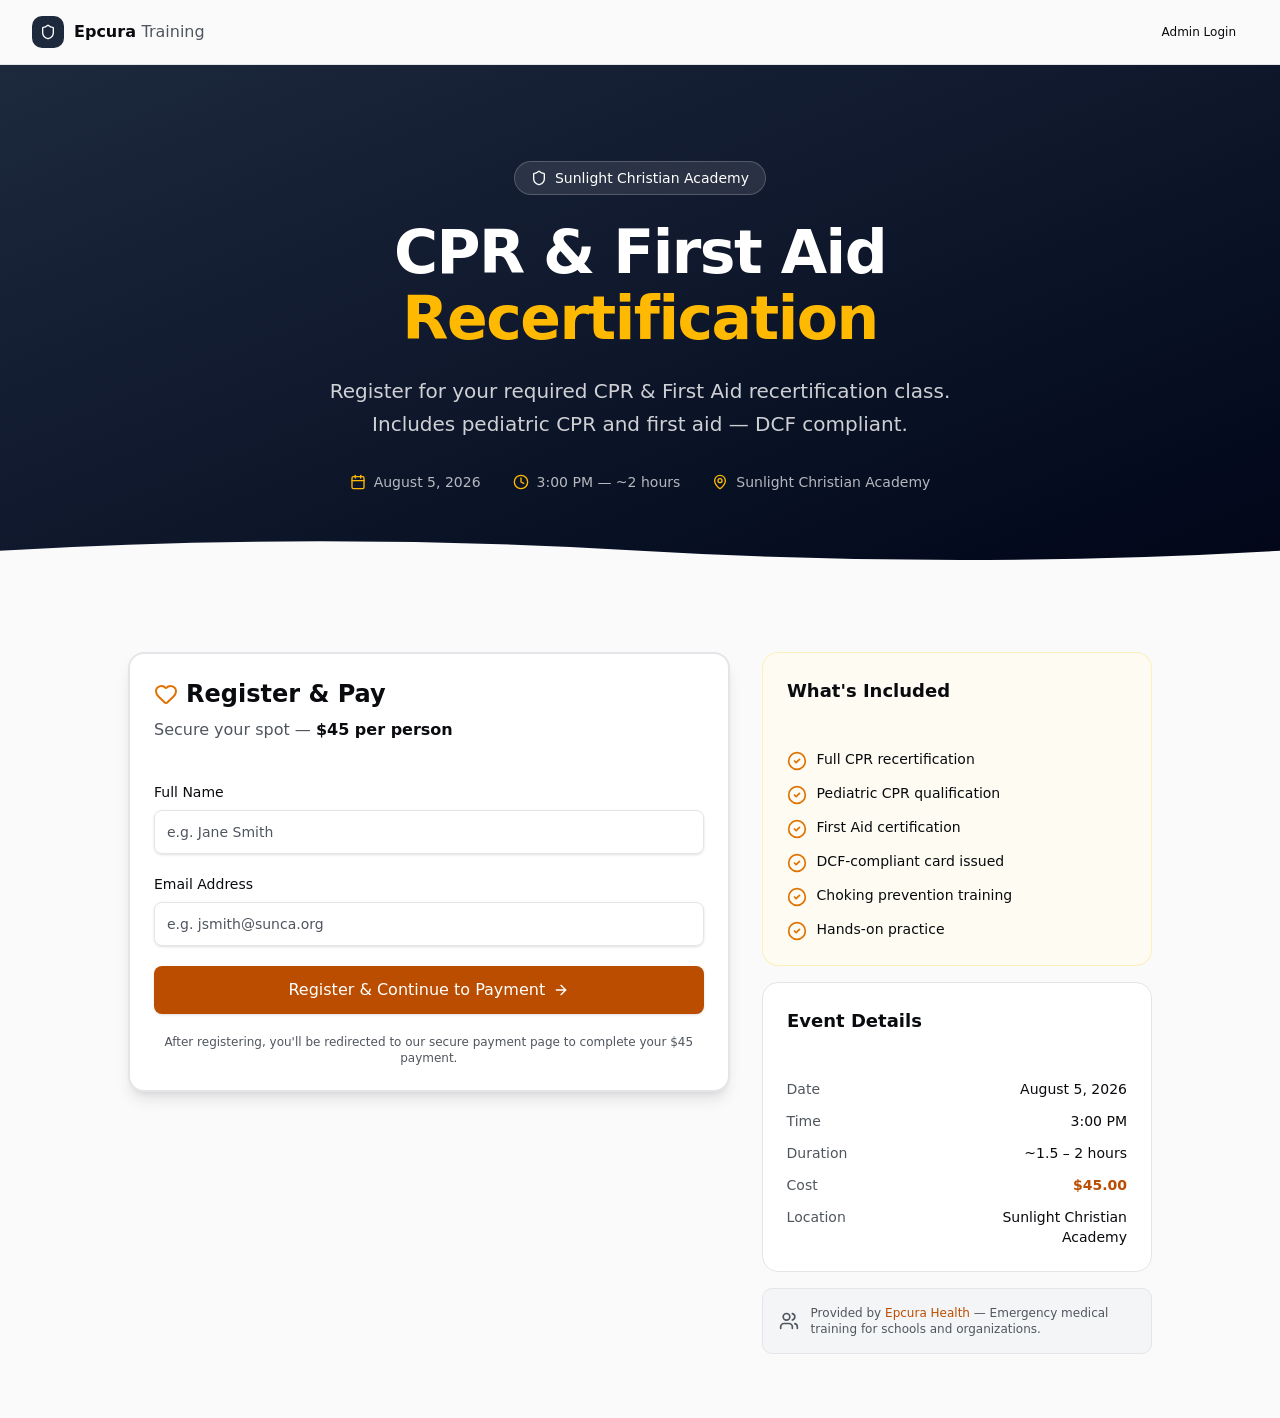
<file: index.html>
<!doctype html>
<html lang="en">
  <head>
    <meta charset="UTF-8" />
    <link rel="icon" type="image/png" href="/favicon.png" />
    <meta name="viewport" content="width=device-width, initial-scale=1.0, maximum-scale=1" />
    <title>Epcura Training — CPR & First Aid Registration</title>
    <script type="module" crossorigin src="/assets/index-nO4cQW2_.js"></script>
    <link rel="stylesheet" crossorigin href="/assets/index-9rlWqtld.css">
  </head>
  <body>
    <div id="root"></div>
  </body>
</html>
</file>
<file: assets/index-9rlWqtld.css>
@layer properties{@supports (((-webkit-hyphens:none)) and (not (margin-trim:inline))) or ((-moz-orient:inline) and (not (color:rgb(from red r g b)))){*,:before,:after,::backdrop{--tw-translate-x:0;--tw-translate-y:0;--tw-translate-z:0;--tw-rotate-x:initial;--tw-rotate-y:initial;--tw-rotate-z:initial;--tw-skew-x:initial;--tw-skew-y:initial;--tw-space-y-reverse:0;--tw-border-style:solid;--tw-gradient-position:initial;--tw-gradient-from:#0000;--tw-gradient-via:#0000;--tw-gradient-to:#0000;--tw-gradient-stops:initial;--tw-gradient-via-stops:initial;--tw-gradient-from-position:0%;--tw-gradient-via-position:50%;--tw-gradient-to-position:100%;--tw-leading:initial;--tw-font-weight:initial;--tw-tracking:initial;--tw-ordinal:initial;--tw-slashed-zero:initial;--tw-numeric-figure:initial;--tw-numeric-spacing:initial;--tw-numeric-fraction:initial;--tw-shadow:0 0 #0000;--tw-shadow-color:initial;--tw-shadow-alpha:100%;--tw-inset-shadow:0 0 #0000;--tw-inset-shadow-color:initial;--tw-inset-shadow-alpha:100%;--tw-ring-color:initial;--tw-ring-shadow:0 0 #0000;--tw-inset-ring-color:initial;--tw-inset-ring-shadow:0 0 #0000;--tw-ring-inset:initial;--tw-ring-offset-width:0px;--tw-ring-offset-color:#fff;--tw-ring-offset-shadow:0 0 #0000;--tw-outline-style:solid;--tw-blur:initial;--tw-brightness:initial;--tw-contrast:initial;--tw-grayscale:initial;--tw-hue-rotate:initial;--tw-invert:initial;--tw-opacity:initial;--tw-saturate:initial;--tw-sepia:initial;--tw-drop-shadow:initial;--tw-drop-shadow-color:initial;--tw-drop-shadow-alpha:100%;--tw-drop-shadow-size:initial;--tw-backdrop-blur:initial;--tw-backdrop-brightness:initial;--tw-backdrop-contrast:initial;--tw-backdrop-grayscale:initial;--tw-backdrop-hue-rotate:initial;--tw-backdrop-invert:initial;--tw-backdrop-opacity:initial;--tw-backdrop-saturate:initial;--tw-backdrop-sepia:initial;--tw-duration:initial;--tw-ease:initial;--tw-content:"";--tw-space-x-reverse:0;--tw-animation-delay:0s;--tw-animation-direction:normal;--tw-animation-duration:initial;--tw-animation-fill-mode:none;--tw-animation-iteration-count:1;--tw-enter-blur:0;--tw-enter-opacity:1;--tw-enter-rotate:0;--tw-enter-scale:1;--tw-enter-translate-x:0;--tw-enter-translate-y:0;--tw-exit-blur:0;--tw-exit-opacity:1;--tw-exit-rotate:0;--tw-exit-scale:1;--tw-exit-translate-x:0;--tw-exit-translate-y:0}}}@layer theme{:root,:host{--font-sans:ui-sans-serif, system-ui, sans-serif, "Apple Color Emoji", "Segoe UI Emoji", "Segoe UI Symbol", "Noto Color Emoji";--font-mono:ui-monospace, SFMono-Regular, Menlo, Monaco, Consolas, "Liberation Mono", "Courier New", monospace;--color-red-50:oklch(97.1% .013 17.38);--color-red-200:oklch(88.5% .062 18.334);--color-red-600:oklch(57.7% .245 27.325);--color-orange-400:oklch(75% .183 55.934);--color-orange-500:oklch(70.5% .213 47.604);--color-amber-50:oklch(98.7% .022 95.277);--color-amber-100:oklch(96.2% .059 95.617);--color-amber-200:oklch(92.4% .12 95.746);--color-amber-400:oklch(82.8% .189 84.429);--color-amber-500:oklch(76.9% .188 70.08);--color-amber-600:oklch(66.6% .179 58.318);--color-amber-700:oklch(55.5% .163 48.998);--color-amber-800:oklch(47.3% .137 46.201);--color-amber-900:oklch(41.4% .112 45.904);--color-amber-950:oklch(27.9% .077 45.635);--color-lime-400:oklch(84.1% .238 128.85);--color-lime-500:oklch(76.8% .233 130.85);--color-green-50:oklch(98.2% .018 155.826);--color-green-200:oklch(92.5% .084 155.995);--color-green-400:oklch(79.2% .209 151.711);--color-green-600:oklch(62.7% .194 149.214);--color-green-700:oklch(52.7% .154 150.069);--color-green-800:oklch(44.8% .119 151.328);--color-green-900:oklch(39.3% .095 152.535);--color-emerald-100:oklch(95% .052 163.051);--color-emerald-400:oklch(76.5% .177 163.223);--color-emerald-600:oklch(59.6% .145 163.225);--color-emerald-700:oklch(50.8% .118 165.612);--color-emerald-900:oklch(37.8% .077 168.94);--color-emerald-950:oklch(26.2% .051 172.552);--color-teal-500:oklch(70.4% .14 182.503);--color-cyan-400:oklch(78.9% .154 211.53);--color-cyan-500:oklch(71.5% .143 215.221);--color-cyan-950:oklch(30.2% .056 229.695);--color-sky-50:oklch(97.7% .013 236.62);--color-sky-100:oklch(95.1% .026 236.824);--color-sky-200:oklch(90.1% .058 230.902);--color-sky-400:oklch(74.6% .16 232.661);--color-sky-600:oklch(58.8% .158 241.966);--color-sky-700:oklch(50% .134 242.749);--color-sky-800:oklch(44.3% .11 240.79);--color-sky-900:oklch(39.1% .09 240.876);--color-rose-400:oklch(71.2% .194 13.428);--color-rose-500:oklch(64.5% .246 16.439);--color-slate-700:oklch(37.2% .044 257.287);--color-slate-800:oklch(27.9% .041 260.031);--color-slate-900:oklch(20.8% .042 265.755);--color-slate-950:oklch(12.9% .042 264.695);--color-black:#000;--color-white:#fff;--spacing:.25rem;--container-sm:24rem;--container-md:28rem;--container-lg:32rem;--container-2xl:42rem;--container-4xl:56rem;--container-5xl:64rem;--text-xs:.75rem;--text-xs--line-height:calc(1 / .75);--text-sm:.875rem;--text-sm--line-height:calc(1.25 / .875);--text-base:1rem;--text-base--line-height: 1.5 ;--text-lg:1.125rem;--text-lg--line-height:calc(1.75 / 1.125);--text-xl:1.25rem;--text-xl--line-height:calc(1.75 / 1.25);--text-2xl:1.5rem;--text-2xl--line-height:calc(2 / 1.5);--text-3xl:1.875rem;--text-3xl--line-height: 1.2 ;--text-4xl:2.25rem;--text-4xl--line-height:calc(2.5 / 2.25);--text-5xl:3rem;--text-5xl--line-height:1;--text-6xl:3.75rem;--text-6xl--line-height:1;--font-weight-light:300;--font-weight-normal:400;--font-weight-medium:500;--font-weight-semibold:600;--font-weight-bold:700;--tracking-tight:-.025em;--tracking-wide:.025em;--tracking-widest:.1em;--leading-snug:1.375;--leading-normal:1.5;--leading-relaxed:1.625;--radius-xs:.125rem;--radius-2xl:1rem;--ease-in-out:cubic-bezier(.4, 0, .2, 1);--animate-spin:spin 1s linear infinite;--animate-pulse:pulse 2s cubic-bezier(.4, 0, .6, 1) infinite;--blur-sm:8px;--blur-md:12px;--blur-3xl:64px;--aspect-video:16 / 9;--default-transition-duration:.15s;--default-transition-timing-function:cubic-bezier(.4, 0, .2, 1);--default-font-family:var(--font-sans);--default-mono-font-family:var(--font-mono);--color-border:var(--border)}}@layer base{*,:after,:before,::backdrop{box-sizing:border-box;border:0 solid;margin:0;padding:0}::file-selector-button{box-sizing:border-box;border:0 solid;margin:0;padding:0}html,:host{-webkit-text-size-adjust:100%;tab-size:4;line-height:1.5;font-family:var(--default-font-family,ui-sans-serif, system-ui, sans-serif, "Apple Color Emoji", "Segoe UI Emoji", "Segoe UI Symbol", "Noto Color Emoji");font-feature-settings:var(--default-font-feature-settings,normal);font-variation-settings:var(--default-font-variation-settings,normal);-webkit-tap-highlight-color:transparent}hr{height:0;color:inherit;border-top-width:1px}abbr:where([title]){-webkit-text-decoration:underline dotted;text-decoration:underline dotted}h1,h2,h3,h4,h5,h6{font-size:inherit;font-weight:inherit}a{color:inherit;-webkit-text-decoration:inherit;text-decoration:inherit}b,strong{font-weight:bolder}code,kbd,samp,pre{font-family:var(--default-mono-font-family,ui-monospace, SFMono-Regular, Menlo, Monaco, Consolas, "Liberation Mono", "Courier New", monospace);font-feature-settings:var(--default-mono-font-feature-settings,normal);font-variation-settings:var(--default-mono-font-variation-settings,normal);font-size:1em}small{font-size:80%}sub,sup{vertical-align:baseline;font-size:75%;line-height:0;position:relative}sub{bottom:-.25em}sup{top:-.5em}table{text-indent:0;border-color:inherit;border-collapse:collapse}:-moz-focusring{outline:auto}progress{vertical-align:baseline}summary{display:list-item}ol,ul,menu{list-style:none}img,svg,video,canvas,audio,iframe,embed,object{vertical-align:middle;display:block}img,video{max-width:100%;height:auto}button,input,select,optgroup,textarea{font:inherit;font-feature-settings:inherit;font-variation-settings:inherit;letter-spacing:inherit;color:inherit;opacity:1;background-color:#0000;border-radius:0}::file-selector-button{font:inherit;font-feature-settings:inherit;font-variation-settings:inherit;letter-spacing:inherit;color:inherit;opacity:1;background-color:#0000;border-radius:0}:where(select:is([multiple],[size])) optgroup{font-weight:bolder}:where(select:is([multiple],[size])) optgroup option{padding-inline-start:20px}::file-selector-button{margin-inline-end:4px}::placeholder{opacity:1}@supports (not ((-webkit-appearance:-apple-pay-button))) or (contain-intrinsic-size:1px){::placeholder{color:currentColor}@supports (color:color-mix(in lab,red,red)){::placeholder{color:color-mix(in oklab,currentcolor 50%,transparent)}}}textarea{resize:vertical}::-webkit-search-decoration{-webkit-appearance:none}::-webkit-date-and-time-value{min-height:1lh;text-align:inherit}::-webkit-datetime-edit{display:inline-flex}::-webkit-datetime-edit-fields-wrapper{padding:0}::-webkit-datetime-edit{padding-block:0}::-webkit-datetime-edit-year-field{padding-block:0}::-webkit-datetime-edit-month-field{padding-block:0}::-webkit-datetime-edit-day-field{padding-block:0}::-webkit-datetime-edit-hour-field{padding-block:0}::-webkit-datetime-edit-minute-field{padding-block:0}::-webkit-datetime-edit-second-field{padding-block:0}::-webkit-datetime-edit-millisecond-field{padding-block:0}::-webkit-datetime-edit-meridiem-field{padding-block:0}::-webkit-calendar-picker-indicator{line-height:1}:-moz-ui-invalid{box-shadow:none}button,input:where([type=button],[type=reset],[type=submit]){appearance:button}::file-selector-button{appearance:button}::-webkit-inner-spin-button{height:auto}::-webkit-outer-spin-button{height:auto}[hidden]:where(:not([hidden=until-found])){display:none!important}*{border-color:var(--border);outline-color:var(--ring)}@supports (color:color-mix(in lab,red,red)){*{outline-color:color-mix(in oklab,var(--ring) 50%,transparent)}}body{background-color:var(--background);color:var(--foreground)}button:not(:disabled),[role=button]:not([aria-disabled=true]),[type=button]:not(:disabled),[type=submit]:not(:disabled),[type=reset]:not(:disabled),a[href],select:not(:disabled),input[type=checkbox]:not(:disabled),input[type=radio]:not(:disabled){cursor:pointer}}@layer components{.container{width:100%;margin-left:auto;margin-right:auto;padding-left:1rem;padding-right:1rem}.flex{min-width:0;min-height:0}@media(min-width:640px){.container{padding-left:1.5rem;padding-right:1.5rem}}@media(min-width:1024px){.container{max-width:1280px;padding-left:2rem;padding-right:2rem}}}@layer utilities{.\@container\/card-header{container:card-header/inline-size}.\@container\/field-group{container:field-group/inline-size}.pointer-events-none{pointer-events:none}.invisible{visibility:hidden}.visible{visibility:visible}.sr-only{clip-path:inset(50%);white-space:nowrap;border-width:0;width:1px;height:1px;margin:-1px;padding:0;position:absolute;overflow:hidden}.absolute{position:absolute}.fixed{position:fixed}.relative{position:relative}.static{position:static}.sticky{position:sticky}.inset-0{inset:calc(var(--spacing) * 0)}.inset-x-0{inset-inline:calc(var(--spacing) * 0)}.inset-y-0{inset-block:calc(var(--spacing) * 0)}.-top-12{top:calc(var(--spacing) * -12)}.top-0{top:calc(var(--spacing) * 0)}.top-1\.5{top:calc(var(--spacing) * 1.5)}.top-1\/2{top:50%}.top-3\.5{top:calc(var(--spacing) * 3.5)}.top-4{top:calc(var(--spacing) * 4)}.top-\[1px\]{top:1px}.top-\[50\%\]{top:50%}.top-\[60\%\]{top:60%}.top-full{top:100%}.-right-12{right:calc(var(--spacing) * -12)}.right-0{right:calc(var(--spacing) * 0)}.right-1{right:calc(var(--spacing) * 1)}.right-1\/4{right:25%}.right-2{right:calc(var(--spacing) * 2)}.right-3{right:calc(var(--spacing) * 3)}.right-4{right:calc(var(--spacing) * 4)}.-bottom-12{bottom:calc(var(--spacing) * -12)}.bottom-0{bottom:calc(var(--spacing) * 0)}.-left-12{left:calc(var(--spacing) * -12)}.left-0{left:calc(var(--spacing) * 0)}.left-1\/2{left:50%}.left-1\/4{left:25%}.left-2{left:calc(var(--spacing) * 2)}.left-\[50\%\]{left:50%}.isolate{isolation:isolate}.-z-10{z-index:-10}.z-10{z-index:10}.z-20{z-index:20}.z-50{z-index:50}.z-\[1\]{z-index:1}.order-1{order:1}.order-2{order:2}.order-first{order:-9999}.order-last{order:9999}.col-start-2{grid-column-start:2}.row-span-2{grid-row:span 2/span 2}.row-start-1{grid-row-start:1}.container{width:100%}@media(min-width:40rem){.container{max-width:40rem}}@media(min-width:48rem){.container{max-width:48rem}}@media(min-width:64rem){.container{max-width:64rem}}@media(min-width:80rem){.container{max-width:80rem}}@media(min-width:96rem){.container{max-width:96rem}}.\!m-0{margin:calc(var(--spacing) * 0)!important}.-mx-1{margin-inline:calc(var(--spacing) * -1)}.mx-2{margin-inline:calc(var(--spacing) * 2)}.mx-3\.5{margin-inline:calc(var(--spacing) * 3.5)}.mx-auto{margin-inline:auto}.-my-2{margin-block:calc(var(--spacing) * -2)}.my-0{margin-block:calc(var(--spacing) * 0)}.my-0\.5{margin-block:calc(var(--spacing) * .5)}.my-1{margin-block:calc(var(--spacing) * 1)}.-mt-4{margin-top:calc(var(--spacing) * -4)}.-mt-10{margin-top:calc(var(--spacing) * -10)}.mt-0\.5{margin-top:calc(var(--spacing) * .5)}.mt-1{margin-top:calc(var(--spacing) * 1)}.mt-1\.5{margin-top:calc(var(--spacing) * 1.5)}.mt-2{margin-top:calc(var(--spacing) * 2)}.mt-3{margin-top:calc(var(--spacing) * 3)}.mt-4{margin-top:calc(var(--spacing) * 4)}.mt-8{margin-top:calc(var(--spacing) * 8)}.mt-auto{margin-top:auto}.mb-2{margin-bottom:calc(var(--spacing) * 2)}.mb-3{margin-bottom:calc(var(--spacing) * 3)}.mb-4{margin-bottom:calc(var(--spacing) * 4)}.mb-6{margin-bottom:calc(var(--spacing) * 6)}.mb-8{margin-bottom:calc(var(--spacing) * 8)}.-ml-4{margin-left:calc(var(--spacing) * -4)}.ml-1{margin-left:calc(var(--spacing) * 1)}.ml-4{margin-left:calc(var(--spacing) * 4)}.ml-auto{margin-left:auto}.line-clamp-1{-webkit-line-clamp:1;-webkit-box-orient:vertical;display:-webkit-box;overflow:hidden}.line-clamp-2{-webkit-line-clamp:2;-webkit-box-orient:vertical;display:-webkit-box;overflow:hidden}.block{display:block}.flex{display:flex}.grid{display:grid}.hidden{display:none}.inline-flex{display:inline-flex}.table{display:table}.table-caption{display:table-caption}.table-cell{display:table-cell}.table-row{display:table-row}.aspect-square{aspect-ratio:1}.aspect-video{aspect-ratio:var(--aspect-video)}.size-\(--cell-size\){width:var(--cell-size);height:var(--cell-size)}.size-2{width:calc(var(--spacing) * 2);height:calc(var(--spacing) * 2)}.size-2\.5{width:calc(var(--spacing) * 2.5);height:calc(var(--spacing) * 2.5)}.size-3{width:calc(var(--spacing) * 3);height:calc(var(--spacing) * 3)}.size-3\.5{width:calc(var(--spacing) * 3.5);height:calc(var(--spacing) * 3.5)}.size-4{width:calc(var(--spacing) * 4);height:calc(var(--spacing) * 4)}.size-5{width:calc(var(--spacing) * 5);height:calc(var(--spacing) * 5)}.size-6{width:calc(var(--spacing) * 6);height:calc(var(--spacing) * 6)}.size-7{width:calc(var(--spacing) * 7);height:calc(var(--spacing) * 7)}.size-8{width:calc(var(--spacing) * 8);height:calc(var(--spacing) * 8)}.size-9{width:calc(var(--spacing) * 9);height:calc(var(--spacing) * 9)}.size-10{width:calc(var(--spacing) * 10);height:calc(var(--spacing) * 10)}.size-12{width:calc(var(--spacing) * 12);height:calc(var(--spacing) * 12)}.size-16{width:calc(var(--spacing) * 16);height:calc(var(--spacing) * 16)}.size-96{width:calc(var(--spacing) * 96);height:calc(var(--spacing) * 96)}.size-auto{width:auto;height:auto}.size-full{width:100%;height:100%}.h-\(--cell-size\){height:var(--cell-size)}.h-1\.5{height:calc(var(--spacing) * 1.5)}.h-2{height:calc(var(--spacing) * 2)}.h-2\.5{height:calc(var(--spacing) * 2.5)}.h-3{height:calc(var(--spacing) * 3)}.h-3\.5{height:calc(var(--spacing) * 3.5)}.h-4{height:calc(var(--spacing) * 4)}.h-5{height:calc(var(--spacing) * 5)}.h-6{height:calc(var(--spacing) * 6)}.h-7{height:calc(var(--spacing) * 7)}.h-8{height:calc(var(--spacing) * 8)}.h-9{height:calc(var(--spacing) * 9)}.h-10{height:calc(var(--spacing) * 10)}.h-11{height:calc(var(--spacing) * 11)}.h-12{height:calc(var(--spacing) * 12)}.h-14{height:calc(var(--spacing) * 14)}.h-16{height:calc(var(--spacing) * 16)}.h-20{height:calc(var(--spacing) * 20)}.h-24{height:calc(var(--spacing) * 24)}.h-32{height:calc(var(--spacing) * 32)}.h-\[1px\]{height:1px}.h-\[var\(--radix-navigation-menu-viewport-height\)\]{height:var(--radix-navigation-menu-viewport-height)}.h-\[var\(--radix-select-trigger-height\)\]{height:var(--radix-select-trigger-height)}.h-auto{height:auto}.h-full{height:100%}.h-px{height:1px}.h-svh{height:100svh}.max-h-\(--radix-context-menu-content-available-height\){max-height:var(--radix-context-menu-content-available-height)}.max-h-\(--radix-dropdown-menu-content-available-height\){max-height:var(--radix-dropdown-menu-content-available-height)}.max-h-\(--radix-select-content-available-height\){max-height:var(--radix-select-content-available-height)}.max-h-\[300px\]{max-height:300px}.min-h-0{min-height:calc(var(--spacing) * 0)}.min-h-4{min-height:calc(var(--spacing) * 4)}.min-h-\[80px\]{min-height:80px}.min-h-screen{min-height:100vh}.min-h-svh{min-height:100svh}.w-\(--cell-size\){width:var(--cell-size)}.w-0{width:calc(var(--spacing) * 0)}.w-1{width:calc(var(--spacing) * 1)}.w-2{width:calc(var(--spacing) * 2)}.w-2\.5{width:calc(var(--spacing) * 2.5)}.w-3{width:calc(var(--spacing) * 3)}.w-3\/4{width:75%}.w-4{width:calc(var(--spacing) * 4)}.w-5{width:calc(var(--spacing) * 5)}.w-7{width:calc(var(--spacing) * 7)}.w-8{width:calc(var(--spacing) * 8)}.w-9{width:calc(var(--spacing) * 9)}.w-11{width:calc(var(--spacing) * 11)}.w-12{width:calc(var(--spacing) * 12)}.w-16{width:calc(var(--spacing) * 16)}.w-24{width:calc(var(--spacing) * 24)}.w-32{width:calc(var(--spacing) * 32)}.w-40{width:calc(var(--spacing) * 40)}.w-48{width:calc(var(--spacing) * 48)}.w-64{width:calc(var(--spacing) * 64)}.w-72{width:calc(var(--spacing) * 72)}.w-\[--radix-dropdown-menu-trigger-width\]{width:--radix-dropdown-menu-trigger-width}.w-\[1px\]{width:1px}.w-\[100px\]{width:100px}.w-auto{width:auto}.w-fit{width:fit-content}.w-full{width:100%}.w-max{width:max-content}.w-px{width:1px}.max-w-2xl{max-width:var(--container-2xl)}.max-w-4xl{max-width:var(--container-4xl)}.max-w-5xl{max-width:var(--container-5xl)}.max-w-\[--skeleton-width\]{max-width:--skeleton-width}.max-w-\[calc\(100\%-2rem\)\]{max-width:calc(100% - 2rem)}.max-w-lg{max-width:var(--container-lg)}.max-w-max{max-width:max-content}.max-w-md{max-width:var(--container-md)}.max-w-sm{max-width:var(--container-sm)}.min-w-\(--cell-size\){min-width:var(--cell-size)}.min-w-0{min-width:calc(var(--spacing) * 0)}.min-w-5{min-width:calc(var(--spacing) * 5)}.min-w-8{min-width:calc(var(--spacing) * 8)}.min-w-9{min-width:calc(var(--spacing) * 9)}.min-w-10{min-width:calc(var(--spacing) * 10)}.min-w-\[8rem\]{min-width:8rem}.min-w-\[12rem\]{min-width:12rem}.min-w-\[var\(--radix-select-trigger-width\)\]{min-width:var(--radix-select-trigger-width)}.flex-1{flex:1}.flex-shrink-0,.shrink-0{flex-shrink:0}.grow{flex-grow:1}.grow-0{flex-grow:0}.basis-full{flex-basis:100%}.caption-bottom{caption-side:bottom}.border-collapse{border-collapse:collapse}.origin-\(--radix-context-menu-content-transform-origin\){transform-origin:var(--radix-context-menu-content-transform-origin)}.origin-\(--radix-dropdown-menu-content-transform-origin\){transform-origin:var(--radix-dropdown-menu-content-transform-origin)}.origin-\(--radix-hover-card-content-transform-origin\){transform-origin:var(--radix-hover-card-content-transform-origin)}.origin-\(--radix-menubar-content-transform-origin\){transform-origin:var(--radix-menubar-content-transform-origin)}.origin-\(--radix-popover-content-transform-origin\){transform-origin:var(--radix-popover-content-transform-origin)}.origin-\(--radix-select-content-transform-origin\){transform-origin:var(--radix-select-content-transform-origin)}.origin-\[--radix-tooltip-content-transform-origin\]{transform-origin:--radix-tooltip-content-transform-origin}.-translate-x-1\/2{--tw-translate-x: -50% ;translate:var(--tw-translate-x) var(--tw-translate-y)}.-translate-x-px{--tw-translate-x:-1px;translate:var(--tw-translate-x) var(--tw-translate-y)}.translate-x-\[-50\%\]{--tw-translate-x:-50%;translate:var(--tw-translate-x) var(--tw-translate-y)}.translate-x-px{--tw-translate-x:1px;translate:var(--tw-translate-x) var(--tw-translate-y)}.-translate-y-1\/2{--tw-translate-y: -50% ;translate:var(--tw-translate-x) var(--tw-translate-y)}.translate-y-0\.5{--tw-translate-y:calc(var(--spacing) * .5);translate:var(--tw-translate-x) var(--tw-translate-y)}.translate-y-\[-50\%\]{--tw-translate-y:-50%;translate:var(--tw-translate-x) var(--tw-translate-y)}.rotate-45{rotate:45deg}.rotate-90{rotate:90deg}.transform{transform:var(--tw-rotate-x,) var(--tw-rotate-y,) var(--tw-rotate-z,) var(--tw-skew-x,) var(--tw-skew-y,)}.animate-caret-blink{animation:1.25s ease-out infinite caret-blink}.animate-in{animation:enter var(--tw-animation-duration,var(--tw-duration,.15s))var(--tw-ease,ease)var(--tw-animation-delay,0s)var(--tw-animation-iteration-count,1)var(--tw-animation-direction,normal)var(--tw-animation-fill-mode,none)}.animate-pulse{animation:var(--animate-pulse)}.animate-spin{animation:var(--animate-spin)}.cursor-default{cursor:default}.cursor-pointer{cursor:pointer}.cursor-text{cursor:text}.touch-none{touch-action:none}.scroll-my-1{scroll-margin-block:calc(var(--spacing) * 1)}.scroll-py-1{scroll-padding-block:calc(var(--spacing) * 1)}.list-disc{list-style-type:disc}.list-none{list-style-type:none}.auto-rows-min{grid-auto-rows:min-content}.grid-cols-2{grid-template-columns:repeat(2,minmax(0,1fr))}.grid-cols-\[0_1fr\]{grid-template-columns:0 1fr}.grid-rows-\[auto_auto\]{grid-template-rows:auto auto}.flex-col{flex-direction:column}.flex-col-reverse{flex-direction:column-reverse}.flex-row{flex-direction:row}.flex-wrap{flex-wrap:wrap}.items-center{align-items:center}.items-end{align-items:flex-end}.items-start{align-items:flex-start}.items-stretch{align-items:stretch}.justify-between{justify-content:space-between}.justify-center{justify-content:center}.justify-start{justify-content:flex-start}.justify-items-start{justify-items:start}.gap-0\.5{gap:calc(var(--spacing) * .5)}.gap-1{gap:calc(var(--spacing) * 1)}.gap-1\.5{gap:calc(var(--spacing) * 1.5)}.gap-2{gap:calc(var(--spacing) * 2)}.gap-2\.5{gap:calc(var(--spacing) * 2.5)}.gap-3{gap:calc(var(--spacing) * 3)}.gap-4{gap:calc(var(--spacing) * 4)}.gap-6{gap:calc(var(--spacing) * 6)}.gap-7{gap:calc(var(--spacing) * 7)}.gap-8{gap:calc(var(--spacing) * 8)}:where(.space-y-1>:not(:last-child)){--tw-space-y-reverse:0;margin-block-start:calc(calc(var(--spacing) * 1) * var(--tw-space-y-reverse));margin-block-end:calc(calc(var(--spacing) * 1) * calc(1 - var(--tw-space-y-reverse)))}:where(.space-y-1\.5>:not(:last-child)){--tw-space-y-reverse:0;margin-block-start:calc(calc(var(--spacing) * 1.5) * var(--tw-space-y-reverse));margin-block-end:calc(calc(var(--spacing) * 1.5) * calc(1 - var(--tw-space-y-reverse)))}:where(.space-y-2>:not(:last-child)){--tw-space-y-reverse:0;margin-block-start:calc(calc(var(--spacing) * 2) * var(--tw-space-y-reverse));margin-block-end:calc(calc(var(--spacing) * 2) * calc(1 - var(--tw-space-y-reverse)))}:where(.space-y-3>:not(:last-child)){--tw-space-y-reverse:0;margin-block-start:calc(calc(var(--spacing) * 3) * var(--tw-space-y-reverse));margin-block-end:calc(calc(var(--spacing) * 3) * calc(1 - var(--tw-space-y-reverse)))}:where(.space-y-4>:not(:last-child)){--tw-space-y-reverse:0;margin-block-start:calc(calc(var(--spacing) * 4) * var(--tw-space-y-reverse));margin-block-end:calc(calc(var(--spacing) * 4) * calc(1 - var(--tw-space-y-reverse)))}:where(.space-y-5>:not(:last-child)){--tw-space-y-reverse:0;margin-block-start:calc(calc(var(--spacing) * 5) * var(--tw-space-y-reverse));margin-block-end:calc(calc(var(--spacing) * 5) * calc(1 - var(--tw-space-y-reverse)))}:where(.space-y-6>:not(:last-child)){--tw-space-y-reverse:0;margin-block-start:calc(calc(var(--spacing) * 6) * var(--tw-space-y-reverse));margin-block-end:calc(calc(var(--spacing) * 6) * calc(1 - var(--tw-space-y-reverse)))}:where(.space-y-8>:not(:last-child)){--tw-space-y-reverse:0;margin-block-start:calc(calc(var(--spacing) * 8) * var(--tw-space-y-reverse));margin-block-end:calc(calc(var(--spacing) * 8) * calc(1 - var(--tw-space-y-reverse)))}.gap-x-8{column-gap:calc(var(--spacing) * 8)}.gap-y-0\.5{row-gap:calc(var(--spacing) * .5)}.gap-y-3{row-gap:calc(var(--spacing) * 3)}.self-start{align-self:flex-start}.self-stretch{align-self:stretch}.justify-self-end{justify-self:flex-end}.truncate{text-overflow:ellipsis;white-space:nowrap;overflow:hidden}.overflow-auto{overflow:auto}.overflow-hidden{overflow:hidden}.overflow-x-auto{overflow-x:auto}.overflow-x-hidden{overflow-x:hidden}.overflow-y-auto{overflow-y:auto}.rounded{border-radius:.25rem}.rounded-2xl{border-radius:var(--radius-2xl)}.rounded-\[2px\]{border-radius:2px}.rounded-\[calc\(var\(--radius\)-5px\)\]{border-radius:calc(var(--radius) - 5px)}.rounded-\[inherit\]{border-radius:inherit}.rounded-full{border-radius:3.40282e38px}.rounded-lg{border-radius:var(--radius)}.rounded-md{border-radius:calc(var(--radius) - 2px)}.rounded-none{border-radius:0}.rounded-sm{border-radius:calc(var(--radius) - 4px)}.rounded-xl{border-radius:calc(var(--radius) + 4px)}.rounded-xs{border-radius:var(--radius-xs)}.rounded-l-md{border-top-left-radius:calc(var(--radius) - 2px);border-bottom-left-radius:calc(var(--radius) - 2px)}.rounded-tl-sm{border-top-left-radius:calc(var(--radius) - 4px)}.rounded-r-md{border-top-right-radius:calc(var(--radius) - 2px);border-bottom-right-radius:calc(var(--radius) - 2px)}.border{border-style:var(--tw-border-style);border-width:1px}.border-0{border-style:var(--tw-border-style);border-width:0}.border-2{border-style:var(--tw-border-style);border-width:2px}.border-4{border-style:var(--tw-border-style);border-width:4px}.border-\[1\.5px\]{border-style:var(--tw-border-style);border-width:1.5px}.border-y{border-block-style:var(--tw-border-style);border-block-width:1px}.border-t{border-top-style:var(--tw-border-style);border-top-width:1px}.border-r{border-right-style:var(--tw-border-style);border-right-width:1px}.border-b{border-bottom-style:var(--tw-border-style);border-bottom-width:1px}.border-l{border-left-style:var(--tw-border-style);border-left-width:1px}.border-dashed{--tw-border-style:dashed;border-style:dashed}.border-\(--color-border\){border-color:var(--color-border)}.border-amber-200{border-color:var(--color-amber-200)}.border-amber-200\/50{border-color:#fee68580}@supports (color:color-mix(in lab,red,red)){.border-amber-200\/50{border-color:color-mix(in oklab,var(--color-amber-200) 50%,transparent)}}.border-amber-200\/70{border-color:#fee685b3}@supports (color:color-mix(in lab,red,red)){.border-amber-200\/70{border-color:color-mix(in oklab,var(--color-amber-200) 70%,transparent)}}.border-background{border-color:var(--background)}.border-border,.border-border\/50{border-color:var(--border)}@supports (color:color-mix(in lab,red,red)){.border-border\/50{border-color:color-mix(in oklab,var(--border) 50%,transparent)}}.border-destructive\/20{border-color:var(--destructive)}@supports (color:color-mix(in lab,red,red)){.border-destructive\/20{border-color:color-mix(in oklab,var(--destructive) 20%,transparent)}}.border-destructive\/50{border-color:var(--destructive)}@supports (color:color-mix(in lab,red,red)){.border-destructive\/50{border-color:color-mix(in oklab,var(--destructive) 50%,transparent)}}.border-green-200{border-color:var(--color-green-200)}.border-info\/50{border-color:var(--info)}@supports (color:color-mix(in lab,red,red)){.border-info\/50{border-color:color-mix(in oklab,var(--info) 50%,transparent)}}.border-input{border-color:var(--input)}.border-primary{border-color:var(--primary)}.border-red-200{border-color:var(--color-red-200)}.border-sidebar-border{border-color:var(--sidebar-border)}.border-sky-200{border-color:var(--color-sky-200)}.border-sky-200\/60{border-color:#b8e6fe99}@supports (color:color-mix(in lab,red,red)){.border-sky-200\/60{border-color:color-mix(in oklab,var(--color-sky-200) 60%,transparent)}}.border-success\/50{border-color:var(--success)}@supports (color:color-mix(in lab,red,red)){.border-success\/50{border-color:color-mix(in oklab,var(--success) 50%,transparent)}}.border-transparent{border-color:#0000}.border-warning\/30{border-color:var(--warning)}@supports (color:color-mix(in lab,red,red)){.border-warning\/30{border-color:color-mix(in oklab,var(--warning) 30%,transparent)}}.border-warning\/50{border-color:var(--warning)}@supports (color:color-mix(in lab,red,red)){.border-warning\/50{border-color:color-mix(in oklab,var(--warning) 50%,transparent)}}.border-white\/20{border-color:#fff3}@supports (color:color-mix(in lab,red,red)){.border-white\/20{border-color:color-mix(in oklab,var(--color-white) 20%,transparent)}}.border-white\/30{border-color:#ffffff4d}@supports (color:color-mix(in lab,red,red)){.border-white\/30{border-color:color-mix(in oklab,var(--color-white) 30%,transparent)}}.border-t-transparent{border-top-color:#0000}.border-t-white{border-top-color:var(--color-white)}.border-l-transparent{border-left-color:#0000}.bg-\(--color-bg\){background-color:var(--color-bg)}.bg-accent{background-color:var(--accent)}.bg-amber-50\/40{background-color:#fffbeb66}@supports (color:color-mix(in lab,red,red)){.bg-amber-50\/40{background-color:color-mix(in oklab,var(--color-amber-50) 40%,transparent)}}.bg-amber-50\/50{background-color:#fffbeb80}@supports (color:color-mix(in lab,red,red)){.bg-amber-50\/50{background-color:color-mix(in oklab,var(--color-amber-50) 50%,transparent)}}.bg-amber-100{background-color:var(--color-amber-100)}.bg-amber-500{background-color:var(--color-amber-500)}.bg-amber-700{background-color:var(--color-amber-700)}.bg-background,.bg-background\/80{background-color:var(--background)}@supports (color:color-mix(in lab,red,red)){.bg-background\/80{background-color:color-mix(in oklab,var(--background) 80%,transparent)}}.bg-black\/50{background-color:#00000080}@supports (color:color-mix(in lab,red,red)){.bg-black\/50{background-color:color-mix(in oklab,var(--color-black) 50%,transparent)}}.bg-black\/80{background-color:#000c}@supports (color:color-mix(in lab,red,red)){.bg-black\/80{background-color:color-mix(in oklab,var(--color-black) 80%,transparent)}}.bg-border{background-color:var(--border)}.bg-card{background-color:var(--card)}.bg-destructive,.bg-destructive\/5{background-color:var(--destructive)}@supports (color:color-mix(in lab,red,red)){.bg-destructive\/5{background-color:color-mix(in oklab,var(--destructive) 5%,transparent)}}.bg-destructive\/10{background-color:var(--destructive)}@supports (color:color-mix(in lab,red,red)){.bg-destructive\/10{background-color:color-mix(in oklab,var(--destructive) 10%,transparent)}}.bg-destructive\/20{background-color:var(--destructive)}@supports (color:color-mix(in lab,red,red)){.bg-destructive\/20{background-color:color-mix(in oklab,var(--destructive) 20%,transparent)}}.bg-emerald-100{background-color:var(--color-emerald-100)}.bg-foreground{background-color:var(--foreground)}.bg-green-50{background-color:var(--color-green-50)}.bg-info,.bg-info\/5{background-color:var(--info)}@supports (color:color-mix(in lab,red,red)){.bg-info\/5{background-color:color-mix(in oklab,var(--info) 5%,transparent)}}.bg-info\/20{background-color:var(--info)}@supports (color:color-mix(in lab,red,red)){.bg-info\/20{background-color:color-mix(in oklab,var(--info) 20%,transparent)}}.bg-input{background-color:var(--input)}.bg-muted,.bg-muted\/30{background-color:var(--muted)}@supports (color:color-mix(in lab,red,red)){.bg-muted\/30{background-color:color-mix(in oklab,var(--muted) 30%,transparent)}}.bg-muted\/50{background-color:var(--muted)}@supports (color:color-mix(in lab,red,red)){.bg-muted\/50{background-color:color-mix(in oklab,var(--muted) 50%,transparent)}}.bg-popover{background-color:var(--popover)}.bg-primary,.bg-primary\/5{background-color:var(--primary)}@supports (color:color-mix(in lab,red,red)){.bg-primary\/5{background-color:color-mix(in oklab,var(--primary) 5%,transparent)}}.bg-primary\/10{background-color:var(--primary)}@supports (color:color-mix(in lab,red,red)){.bg-primary\/10{background-color:color-mix(in oklab,var(--primary) 10%,transparent)}}.bg-primary\/20{background-color:var(--primary)}@supports (color:color-mix(in lab,red,red)){.bg-primary\/20{background-color:color-mix(in oklab,var(--primary) 20%,transparent)}}.bg-red-50{background-color:var(--color-red-50)}.bg-secondary{background-color:var(--secondary)}.bg-sidebar{background-color:var(--sidebar)}.bg-sidebar-border{background-color:var(--sidebar-border)}.bg-sky-50{background-color:var(--color-sky-50)}.bg-sky-50\/60{background-color:#f0f9ff99}@supports (color:color-mix(in lab,red,red)){.bg-sky-50\/60{background-color:color-mix(in oklab,var(--color-sky-50) 60%,transparent)}}.bg-sky-100{background-color:var(--color-sky-100)}.bg-sky-700{background-color:var(--color-sky-700)}.bg-slate-800{background-color:var(--color-slate-800)}.bg-slate-900{background-color:var(--color-slate-900)}.bg-success,.bg-success\/5{background-color:var(--success)}@supports (color:color-mix(in lab,red,red)){.bg-success\/5{background-color:color-mix(in oklab,var(--success) 5%,transparent)}}.bg-success\/10{background-color:var(--success)}@supports (color:color-mix(in lab,red,red)){.bg-success\/10{background-color:color-mix(in oklab,var(--success) 10%,transparent)}}.bg-success\/20{background-color:var(--success)}@supports (color:color-mix(in lab,red,red)){.bg-success\/20{background-color:color-mix(in oklab,var(--success) 20%,transparent)}}.bg-transparent{background-color:#0000}.bg-warning,.bg-warning\/5{background-color:var(--warning)}@supports (color:color-mix(in lab,red,red)){.bg-warning\/5{background-color:color-mix(in oklab,var(--warning) 5%,transparent)}}.bg-warning\/10{background-color:var(--warning)}@supports (color:color-mix(in lab,red,red)){.bg-warning\/10{background-color:color-mix(in oklab,var(--warning) 10%,transparent)}}.bg-warning\/20{background-color:var(--warning)}@supports (color:color-mix(in lab,red,red)){.bg-warning\/20{background-color:color-mix(in oklab,var(--warning) 20%,transparent)}}.bg-white{background-color:var(--color-white)}.bg-white\/10{background-color:#ffffff1a}@supports (color:color-mix(in lab,red,red)){.bg-white\/10{background-color:color-mix(in oklab,var(--color-white) 10%,transparent)}}.bg-gradient-to-br{--tw-gradient-position:to bottom right in oklab;background-image:linear-gradient(var(--tw-gradient-stops))}.bg-gradient-to-r{--tw-gradient-position:to right in oklab;background-image:linear-gradient(var(--tw-gradient-stops))}.bg-gradient-to-t{--tw-gradient-position:to top in oklab;background-image:linear-gradient(var(--tw-gradient-stops))}.bg-\[url\(\'data\:image\/svg\+xml\;base64\,[base64]\+PHBhdGggZD0iTTM2IDM0djZoNnYtNmgtNnptMC0zMHY2aDZ2LTZoLTZ6bTAgMTJ2NmgNnYtNmgtNnptMCAxMnY2aDZ2LTZoLTZ6Ii8\+PC9nPjwvZz48L3N2Zz4\=\'\)\]{background-image:url([data-uri])}.from-card{--tw-gradient-from:var(--card);--tw-gradient-stops:var(--tw-gradient-via-stops,var(--tw-gradient-position), var(--tw-gradient-from) var(--tw-gradient-from-position), var(--tw-gradient-to) var(--tw-gradient-to-position))}.from-primary\/20{--tw-gradient-from:var(--primary)}@supports (color:color-mix(in lab,red,red)){.from-primary\/20{--tw-gradient-from:color-mix(in oklab, var(--primary) 20%, transparent)}}.from-primary\/20{--tw-gradient-stops:var(--tw-gradient-via-stops,var(--tw-gradient-position), var(--tw-gradient-from) var(--tw-gradient-from-position), var(--tw-gradient-to) var(--tw-gradient-to-position))}.from-sky-900{--tw-gradient-from:var(--color-sky-900);--tw-gradient-stops:var(--tw-gradient-via-stops,var(--tw-gradient-position), var(--tw-gradient-from) var(--tw-gradient-from-position), var(--tw-gradient-to) var(--tw-gradient-to-position))}.from-slate-800{--tw-gradient-from:var(--color-slate-800);--tw-gradient-stops:var(--tw-gradient-via-stops,var(--tw-gradient-position), var(--tw-gradient-from) var(--tw-gradient-from-position), var(--tw-gradient-to) var(--tw-gradient-to-position))}.from-slate-950\/95{--tw-gradient-from:#020618f2}@supports (color:color-mix(in lab,red,red)){.from-slate-950\/95{--tw-gradient-from:color-mix(in oklab, var(--color-slate-950) 95%, transparent)}}.from-slate-950\/95{--tw-gradient-stops:var(--tw-gradient-via-stops,var(--tw-gradient-position), var(--tw-gradient-from) var(--tw-gradient-from-position), var(--tw-gradient-to) var(--tw-gradient-to-position))}.via-primary\/10{--tw-gradient-via:var(--primary)}@supports (color:color-mix(in lab,red,red)){.via-primary\/10{--tw-gradient-via:color-mix(in oklab, var(--primary) 10%, transparent)}}.via-primary\/10{--tw-gradient-via-stops:var(--tw-gradient-position), var(--tw-gradient-from) var(--tw-gradient-from-position), var(--tw-gradient-via) var(--tw-gradient-via-position), var(--tw-gradient-to) var(--tw-gradient-to-position);--tw-gradient-stops:var(--tw-gradient-via-stops)}.via-slate-900{--tw-gradient-via:var(--color-slate-900);--tw-gradient-via-stops:var(--tw-gradient-position), var(--tw-gradient-from) var(--tw-gradient-from-position), var(--tw-gradient-via) var(--tw-gradient-via-position), var(--tw-gradient-to) var(--tw-gradient-to-position);--tw-gradient-stops:var(--tw-gradient-via-stops)}.via-slate-950\/60{--tw-gradient-via:#02061899}@supports (color:color-mix(in lab,red,red)){.via-slate-950\/60{--tw-gradient-via:color-mix(in oklab, var(--color-slate-950) 60%, transparent)}}.via-slate-950\/60{--tw-gradient-via-stops:var(--tw-gradient-position), var(--tw-gradient-from) var(--tw-gradient-from-position), var(--tw-gradient-via) var(--tw-gradient-via-position), var(--tw-gradient-to) var(--tw-gradient-to-position);--tw-gradient-stops:var(--tw-gradient-via-stops)}.to-muted\/30{--tw-gradient-to:var(--muted)}@supports (color:color-mix(in lab,red,red)){.to-muted\/30{--tw-gradient-to:color-mix(in oklab, var(--muted) 30%, transparent)}}.to-muted\/30{--tw-gradient-stops:var(--tw-gradient-via-stops,var(--tw-gradient-position), var(--tw-gradient-from) var(--tw-gradient-from-position), var(--tw-gradient-to) var(--tw-gradient-to-position))}.to-slate-950{--tw-gradient-to:var(--color-slate-950);--tw-gradient-stops:var(--tw-gradient-via-stops,var(--tw-gradient-position), var(--tw-gradient-from) var(--tw-gradient-from-position), var(--tw-gradient-to) var(--tw-gradient-to-position))}.to-slate-950\/40{--tw-gradient-to:#02061866}@supports (color:color-mix(in lab,red,red)){.to-slate-950\/40{--tw-gradient-to:color-mix(in oklab, var(--color-slate-950) 40%, transparent)}}.to-slate-950\/40{--tw-gradient-stops:var(--tw-gradient-via-stops,var(--tw-gradient-position), var(--tw-gradient-from) var(--tw-gradient-from-position), var(--tw-gradient-to) var(--tw-gradient-to-position))}.to-transparent{--tw-gradient-to:transparent;--tw-gradient-stops:var(--tw-gradient-via-stops,var(--tw-gradient-position), var(--tw-gradient-from) var(--tw-gradient-from-position), var(--tw-gradient-to) var(--tw-gradient-to-position))}.bg-cover{background-size:cover}.bg-center{background-position:50%}.fill-background{fill:var(--background)}.fill-current{fill:currentColor}.fill-primary{fill:var(--primary)}.object-cover{object-fit:cover}.p-0{padding:calc(var(--spacing) * 0)}.p-1{padding:calc(var(--spacing) * 1)}.p-2{padding:calc(var(--spacing) * 2)}.p-3{padding:calc(var(--spacing) * 3)}.p-4{padding:calc(var(--spacing) * 4)}.p-6{padding:calc(var(--spacing) * 6)}.p-8{padding:calc(var(--spacing) * 8)}.p-px{padding:1px}.px-\(--cell-size\){padding-inline:var(--cell-size)}.px-1{padding-inline:calc(var(--spacing) * 1)}.px-1\.5{padding-inline:calc(var(--spacing) * 1.5)}.px-2{padding-inline:calc(var(--spacing) * 2)}.px-2\.5{padding-inline:calc(var(--spacing) * 2.5)}.px-3{padding-inline:calc(var(--spacing) * 3)}.px-4{padding-inline:calc(var(--spacing) * 4)}.px-6{padding-inline:calc(var(--spacing) * 6)}.px-8{padding-inline:calc(var(--spacing) * 8)}.py-0\.5{padding-block:calc(var(--spacing) * .5)}.py-1{padding-block:calc(var(--spacing) * 1)}.py-1\.5{padding-block:calc(var(--spacing) * 1.5)}.py-2{padding-block:calc(var(--spacing) * 2)}.py-2\.5{padding-block:calc(var(--spacing) * 2.5)}.py-3{padding-block:calc(var(--spacing) * 3)}.py-4{padding-block:calc(var(--spacing) * 4)}.py-5{padding-block:calc(var(--spacing) * 5)}.py-6{padding-block:calc(var(--spacing) * 6)}.py-12{padding-block:calc(var(--spacing) * 12)}.py-16{padding-block:calc(var(--spacing) * 16)}.pt-0{padding-top:calc(var(--spacing) * 0)}.pt-2{padding-top:calc(var(--spacing) * 2)}.pt-3{padding-top:calc(var(--spacing) * 3)}.pt-4{padding-top:calc(var(--spacing) * 4)}.pt-6{padding-top:calc(var(--spacing) * 6)}.pr-1{padding-right:calc(var(--spacing) * 1)}.pr-2{padding-right:calc(var(--spacing) * 2)}.pr-2\.5{padding-right:calc(var(--spacing) * 2.5)}.pr-3{padding-right:calc(var(--spacing) * 3)}.pr-8{padding-right:calc(var(--spacing) * 8)}.pb-1{padding-bottom:calc(var(--spacing) * 1)}.pb-2{padding-bottom:calc(var(--spacing) * 2)}.pb-3{padding-bottom:calc(var(--spacing) * 3)}.pb-4{padding-bottom:calc(var(--spacing) * 4)}.pb-6{padding-bottom:calc(var(--spacing) * 6)}.pl-2{padding-left:calc(var(--spacing) * 2)}.pl-3{padding-left:calc(var(--spacing) * 3)}.pl-4{padding-left:calc(var(--spacing) * 4)}.pl-8{padding-left:calc(var(--spacing) * 8)}.text-center{text-align:center}.text-left{text-align:left}.text-right{text-align:right}.align-middle{vertical-align:middle}.font-mono{font-family:var(--font-mono)}.font-sans{font-family:var(--font-sans)}.text-2xl{font-size:var(--text-2xl);line-height:var(--tw-leading,var(--text-2xl--line-height))}.text-3xl{font-size:var(--text-3xl);line-height:var(--tw-leading,var(--text-3xl--line-height))}.text-4xl{font-size:var(--text-4xl);line-height:var(--tw-leading,var(--text-4xl--line-height))}.text-base{font-size:var(--text-base);line-height:var(--tw-leading,var(--text-base--line-height))}.text-lg{font-size:var(--text-lg);line-height:var(--tw-leading,var(--text-lg--line-height))}.text-sm{font-size:var(--text-sm);line-height:var(--tw-leading,var(--text-sm--line-height))}.text-sm\/relaxed{font-size:var(--text-sm);line-height:var(--leading-relaxed)}.text-xl{font-size:var(--text-xl);line-height:var(--tw-leading,var(--text-xl--line-height))}.text-xs{font-size:var(--text-xs);line-height:var(--tw-leading,var(--text-xs--line-height))}.text-\[0\.8rem\]{font-size:.8rem}.leading-\[1\.1\]{--tw-leading:1.1;line-height:1.1}.leading-none{--tw-leading:1;line-height:1}.leading-normal{--tw-leading:var(--leading-normal);line-height:var(--leading-normal)}.leading-relaxed{--tw-leading:var(--leading-relaxed);line-height:var(--leading-relaxed)}.leading-snug{--tw-leading:var(--leading-snug);line-height:var(--leading-snug)}.font-bold{--tw-font-weight:var(--font-weight-bold);font-weight:var(--font-weight-bold)}.font-light{--tw-font-weight:var(--font-weight-light);font-weight:var(--font-weight-light)}.font-medium{--tw-font-weight:var(--font-weight-medium);font-weight:var(--font-weight-medium)}.font-normal{--tw-font-weight:var(--font-weight-normal);font-weight:var(--font-weight-normal)}.font-semibold{--tw-font-weight:var(--font-weight-semibold);font-weight:var(--font-weight-semibold)}.tracking-\[0\.5em\]{--tw-tracking:.5em;letter-spacing:.5em}.tracking-tight{--tw-tracking:var(--tracking-tight);letter-spacing:var(--tracking-tight)}.tracking-wide{--tw-tracking:var(--tracking-wide);letter-spacing:var(--tracking-wide)}.tracking-widest{--tw-tracking:var(--tracking-widest);letter-spacing:var(--tracking-widest)}.text-balance{text-wrap:balance}.break-words{overflow-wrap:break-word}.break-all{word-break:break-all}.whitespace-break-spaces{white-space:break-spaces}.whitespace-nowrap{white-space:nowrap}.text-accent-foreground{color:var(--accent-foreground)}.text-amber-400{color:var(--color-amber-400)}.text-amber-600{color:var(--color-amber-600)}.text-amber-700{color:var(--color-amber-700)}.text-card-foreground{color:var(--card-foreground)}.text-current{color:currentColor}.text-destructive{color:var(--destructive)}.text-destructive-foreground{color:var(--destructive-foreground)}.text-emerald-600{color:var(--color-emerald-600)}.text-emerald-700{color:var(--color-emerald-700)}.text-foreground{color:var(--foreground)}.text-green-600{color:var(--color-green-600)}.text-green-700{color:var(--color-green-700)}.text-info{color:var(--info)}.text-info-foreground{color:var(--info-foreground)}.text-muted-foreground{color:var(--muted-foreground)}.text-popover-foreground{color:var(--popover-foreground)}.text-primary{color:var(--primary)}.text-primary-foreground{color:var(--primary-foreground)}.text-red-600{color:var(--color-red-600)}.text-secondary-foreground{color:var(--secondary-foreground)}.text-sidebar-foreground,.text-sidebar-foreground\/70{color:var(--sidebar-foreground)}@supports (color:color-mix(in lab,red,red)){.text-sidebar-foreground\/70{color:color-mix(in oklab,var(--sidebar-foreground) 70%,transparent)}}.text-sky-400{color:var(--color-sky-400)}.text-sky-600{color:var(--color-sky-600)}.text-sky-700{color:var(--color-sky-700)}.text-sky-800{color:var(--color-sky-800)}.text-success{color:var(--success)}.text-success-foreground{color:var(--success-foreground)}.text-warning-foreground{color:var(--warning-foreground)}.text-white{color:var(--color-white)}.text-white\/40{color:#fff6}@supports (color:color-mix(in lab,red,red)){.text-white\/40{color:color-mix(in oklab,var(--color-white) 40%,transparent)}}.text-white\/70{color:#ffffffb3}@supports (color:color-mix(in lab,red,red)){.text-white\/70{color:color-mix(in oklab,var(--color-white) 70%,transparent)}}.text-white\/80{color:#fffc}@supports (color:color-mix(in lab,red,red)){.text-white\/80{color:color-mix(in oklab,var(--color-white) 80%,transparent)}}.capitalize{text-transform:capitalize}.uppercase{text-transform:uppercase}.tabular-nums{--tw-numeric-spacing:tabular-nums;font-variant-numeric:var(--tw-ordinal,) var(--tw-slashed-zero,) var(--tw-numeric-figure,) var(--tw-numeric-spacing,) var(--tw-numeric-fraction,)}.underline{text-decoration-line:underline}.underline-offset-4{text-underline-offset:4px}.opacity-0{opacity:0}.opacity-40{opacity:.4}.opacity-50{opacity:.5}.opacity-70{opacity:.7}.shadow{--tw-shadow:0 1px 3px 0 var(--tw-shadow-color,#0000001a), 0 1px 2px -1px var(--tw-shadow-color,#0000001a);box-shadow:var(--tw-inset-shadow),var(--tw-inset-ring-shadow),var(--tw-ring-offset-shadow),var(--tw-ring-shadow),var(--tw-shadow)}.shadow-2xl{--tw-shadow:0 25px 50px -12px var(--tw-shadow-color,#00000040);box-shadow:var(--tw-inset-shadow),var(--tw-inset-ring-shadow),var(--tw-ring-offset-shadow),var(--tw-ring-shadow),var(--tw-shadow)}.shadow-\[0_0_0_1px_hsl\(var\(--sidebar-border\)\)\]{--tw-shadow:0 0 0 1px var(--tw-shadow-color,hsl(var(--sidebar-border)));box-shadow:var(--tw-inset-shadow),var(--tw-inset-ring-shadow),var(--tw-ring-offset-shadow),var(--tw-ring-shadow),var(--tw-shadow)}.shadow-lg{--tw-shadow:0 10px 15px -3px var(--tw-shadow-color,#0000001a), 0 4px 6px -4px var(--tw-shadow-color,#0000001a);box-shadow:var(--tw-inset-shadow),var(--tw-inset-ring-shadow),var(--tw-ring-offset-shadow),var(--tw-ring-shadow),var(--tw-shadow)}.shadow-md{--tw-shadow:0 4px 6px -1px var(--tw-shadow-color,#0000001a), 0 2px 4px -2px var(--tw-shadow-color,#0000001a);box-shadow:var(--tw-inset-shadow),var(--tw-inset-ring-shadow),var(--tw-ring-offset-shadow),var(--tw-ring-shadow),var(--tw-shadow)}.shadow-none{--tw-shadow:0 0 #0000;box-shadow:var(--tw-inset-shadow),var(--tw-inset-ring-shadow),var(--tw-ring-offset-shadow),var(--tw-ring-shadow),var(--tw-shadow)}.shadow-sm{--tw-shadow:0 1px 3px 0 var(--tw-shadow-color,#0000001a), 0 1px 2px -1px var(--tw-shadow-color,#0000001a);box-shadow:var(--tw-inset-shadow),var(--tw-inset-ring-shadow),var(--tw-ring-offset-shadow),var(--tw-ring-shadow),var(--tw-shadow)}.shadow-xl{--tw-shadow:0 20px 25px -5px var(--tw-shadow-color,#0000001a), 0 8px 10px -6px var(--tw-shadow-color,#0000001a);box-shadow:var(--tw-inset-shadow),var(--tw-inset-ring-shadow),var(--tw-ring-offset-shadow),var(--tw-ring-shadow),var(--tw-shadow)}.shadow-xs{--tw-shadow:0 1px 2px 0 var(--tw-shadow-color,#0000000d);box-shadow:var(--tw-inset-shadow),var(--tw-inset-ring-shadow),var(--tw-ring-offset-shadow),var(--tw-ring-shadow),var(--tw-shadow)}.ring-0{--tw-ring-shadow:var(--tw-ring-inset,) 0 0 0 calc(0px + var(--tw-ring-offset-width)) var(--tw-ring-color,currentcolor);box-shadow:var(--tw-inset-shadow),var(--tw-inset-ring-shadow),var(--tw-ring-offset-shadow),var(--tw-ring-shadow),var(--tw-shadow)}.ring-ring\/50{--tw-ring-color:var(--ring)}@supports (color:color-mix(in lab,red,red)){.ring-ring\/50{--tw-ring-color:color-mix(in oklab, var(--ring) 50%, transparent)}}.ring-sidebar-ring{--tw-ring-color:var(--sidebar-ring)}.ring-offset-background{--tw-ring-offset-color:var(--background)}.outline-hidden{--tw-outline-style:none;outline-style:none}@media(forced-colors:active){.outline-hidden{outline-offset:2px;outline:2px solid #0000}}.outline{outline-style:var(--tw-outline-style);outline-width:1px}.blur-3xl{--tw-blur:blur(var(--blur-3xl));filter:var(--tw-blur,) var(--tw-brightness,) var(--tw-contrast,) var(--tw-grayscale,) var(--tw-hue-rotate,) var(--tw-invert,) var(--tw-saturate,) var(--tw-sepia,) var(--tw-drop-shadow,)}.backdrop-blur-md{--tw-backdrop-blur:blur(var(--blur-md));-webkit-backdrop-filter:var(--tw-backdrop-blur,) var(--tw-backdrop-brightness,) var(--tw-backdrop-contrast,) var(--tw-backdrop-grayscale,) var(--tw-backdrop-hue-rotate,) var(--tw-backdrop-invert,) var(--tw-backdrop-opacity,) var(--tw-backdrop-saturate,) var(--tw-backdrop-sepia,);backdrop-filter:var(--tw-backdrop-blur,) var(--tw-backdrop-brightness,) var(--tw-backdrop-contrast,) var(--tw-backdrop-grayscale,) var(--tw-backdrop-hue-rotate,) var(--tw-backdrop-invert,) var(--tw-backdrop-opacity,) var(--tw-backdrop-saturate,) var(--tw-backdrop-sepia,)}.backdrop-blur-sm{--tw-backdrop-blur:blur(var(--blur-sm));-webkit-backdrop-filter:var(--tw-backdrop-blur,) var(--tw-backdrop-brightness,) var(--tw-backdrop-contrast,) var(--tw-backdrop-grayscale,) var(--tw-backdrop-hue-rotate,) var(--tw-backdrop-invert,) var(--tw-backdrop-opacity,) var(--tw-backdrop-saturate,) var(--tw-backdrop-sepia,);backdrop-filter:var(--tw-backdrop-blur,) var(--tw-backdrop-brightness,) var(--tw-backdrop-contrast,) var(--tw-backdrop-grayscale,) var(--tw-backdrop-hue-rotate,) var(--tw-backdrop-invert,) var(--tw-backdrop-opacity,) var(--tw-backdrop-saturate,) var(--tw-backdrop-sepia,)}.transition{transition-property:color,background-color,border-color,outline-color,text-decoration-color,fill,stroke,--tw-gradient-from,--tw-gradient-via,--tw-gradient-to,opacity,box-shadow,transform,translate,scale,rotate,filter,-webkit-backdrop-filter,backdrop-filter,display,content-visibility,overlay,pointer-events;transition-timing-function:var(--tw-ease,var(--default-transition-timing-function));transition-duration:var(--tw-duration,var(--default-transition-duration))}.transition-\[color\,box-shadow\]{transition-property:color,box-shadow;transition-timing-function:var(--tw-ease,var(--default-transition-timing-function));transition-duration:var(--tw-duration,var(--default-transition-duration))}.transition-\[left\,right\,width\]{transition-property:left,right,width;transition-timing-function:var(--tw-ease,var(--default-transition-timing-function));transition-duration:var(--tw-duration,var(--default-transition-duration))}.transition-\[margin\,opacity\]{transition-property:margin,opacity;transition-timing-function:var(--tw-ease,var(--default-transition-timing-function));transition-duration:var(--tw-duration,var(--default-transition-duration))}.transition-\[width\,height\,padding\]{transition-property:width,height,padding;transition-timing-function:var(--tw-ease,var(--default-transition-timing-function));transition-duration:var(--tw-duration,var(--default-transition-duration))}.transition-\[width\]{transition-property:width;transition-timing-function:var(--tw-ease,var(--default-transition-timing-function));transition-duration:var(--tw-duration,var(--default-transition-duration))}.transition-all{transition-property:all;transition-timing-function:var(--tw-ease,var(--default-transition-timing-function));transition-duration:var(--tw-duration,var(--default-transition-duration))}.transition-colors{transition-property:color,background-color,border-color,outline-color,text-decoration-color,fill,stroke,--tw-gradient-from,--tw-gradient-via,--tw-gradient-to;transition-timing-function:var(--tw-ease,var(--default-transition-timing-function));transition-duration:var(--tw-duration,var(--default-transition-duration))}.transition-opacity{transition-property:opacity;transition-timing-function:var(--tw-ease,var(--default-transition-timing-function));transition-duration:var(--tw-duration,var(--default-transition-duration))}.transition-transform{transition-property:transform,translate,scale,rotate;transition-timing-function:var(--tw-ease,var(--default-transition-timing-function));transition-duration:var(--tw-duration,var(--default-transition-duration))}.transition-none{transition-property:none}.duration-100{--tw-duration:.1s;transition-duration:.1s}.duration-200{--tw-duration:.2s;transition-duration:.2s}.duration-300{--tw-duration:.3s;transition-duration:.3s}.duration-1000{--tw-duration:1s;transition-duration:1s}.ease-in-out{--tw-ease:var(--ease-in-out);transition-timing-function:var(--ease-in-out)}.ease-linear{--tw-ease:linear;transition-timing-function:linear}.fade-in-0{--tw-enter-opacity:0}.outline-none{--tw-outline-style:none;outline-style:none}.select-none{-webkit-user-select:none;user-select:none}.zoom-in-95{--tw-enter-scale:.95}.\[--cell-size\:--spacing\(8\)\]{--cell-size:calc(var(--spacing) * 8)}.running{animation-play-state:running}.group-focus-within\/menu-item\:opacity-100:is(:where(.group\/menu-item):focus-within *){opacity:1}@media(hover:hover){.group-hover\/menu-item\:opacity-100:is(:where(.group\/menu-item):hover *){opacity:1}}.group-has-\[\[data-orientation\=horizontal\]\]\/field\:text-balance:is(:where(.group\/field):has([data-orientation=horizontal]) *){text-wrap:balance}.group-has-\[\[data-sidebar\=menu-action\]\]\/menu-item\:pr-8:is(:where(.group\/menu-item):has([data-sidebar=menu-action]) *){padding-right:calc(var(--spacing) * 8)}.group-has-\[\[data-slot\=item-description\]\]\/item\:translate-y-0\.5:is(:where(.group\/item):has([data-slot=item-description]) *){--tw-translate-y:calc(var(--spacing) * .5);translate:var(--tw-translate-x) var(--tw-translate-y)}.group-has-\[\[data-slot\=item-description\]\]\/item\:self-start:is(:where(.group\/item):has([data-slot=item-description]) *){align-self:flex-start}.group-has-\[\>input\]\/input-group\:pt-2\.5:is(:where(.group\/input-group):has(>input) *){padding-top:calc(var(--spacing) * 2.5)}.group-has-\[\>input\]\/input-group\:pb-2\.5:is(:where(.group\/input-group):has(>input) *){padding-bottom:calc(var(--spacing) * 2.5)}.group-data-\[collapsible\=icon\]\:-mt-8:is(:where(.group)[data-collapsible=icon] *){margin-top:calc(var(--spacing) * -8)}.group-data-\[collapsible\=icon\]\:hidden:is(:where(.group)[data-collapsible=icon] *){display:none}.group-data-\[collapsible\=icon\]\:\!size-8:is(:where(.group)[data-collapsible=icon] *){width:calc(var(--spacing) * 8)!important;height:calc(var(--spacing) * 8)!important}.group-data-\[collapsible\=icon\]\:w-\(--sidebar-width-icon\):is(:where(.group)[data-collapsible=icon] *){width:var(--sidebar-width-icon)}.group-data-\[collapsible\=icon\]\:w-\[calc\(var\(--sidebar-width-icon\)_\+_theme\(spacing\.4\)\)\]:is(:where(.group)[data-collapsible=icon] *){width:calc(var(--sidebar-width-icon) + 1rem)}.group-data-\[collapsible\=icon\]\:w-\[calc\(var\(--sidebar-width-icon\)_\+_theme\(spacing\.4\)_\+2px\)\]:is(:where(.group)[data-collapsible=icon] *){width:calc(var(--sidebar-width-icon) + 1rem + 2px)}.group-data-\[collapsible\=icon\]\:overflow-hidden:is(:where(.group)[data-collapsible=icon] *){overflow:hidden}.group-data-\[collapsible\=icon\]\:\!p-0:is(:where(.group)[data-collapsible=icon] *){padding:calc(var(--spacing) * 0)!important}.group-data-\[collapsible\=icon\]\:\!p-2:is(:where(.group)[data-collapsible=icon] *){padding:calc(var(--spacing) * 2)!important}.group-data-\[collapsible\=icon\]\:opacity-0:is(:where(.group)[data-collapsible=icon] *){opacity:0}.group-data-\[collapsible\=offcanvas\]\:right-\[calc\(var\(--sidebar-width\)\*-1\)\]:is(:where(.group)[data-collapsible=offcanvas] *){right:calc(var(--sidebar-width) * -1)}.group-data-\[collapsible\=offcanvas\]\:left-\[calc\(var\(--sidebar-width\)\*-1\)\]:is(:where(.group)[data-collapsible=offcanvas] *){left:calc(var(--sidebar-width) * -1)}.group-data-\[collapsible\=offcanvas\]\:w-0:is(:where(.group)[data-collapsible=offcanvas] *){width:calc(var(--spacing) * 0)}.group-data-\[collapsible\=offcanvas\]\:translate-x-0:is(:where(.group)[data-collapsible=offcanvas] *){--tw-translate-x:calc(var(--spacing) * 0);translate:var(--tw-translate-x) var(--tw-translate-y)}.group-data-\[disabled\=true\]\:pointer-events-none:is(:where(.group)[data-disabled=true] *){pointer-events:none}.group-data-\[disabled\=true\]\:opacity-50:is(:where(.group)[data-disabled=true] *),.group-data-\[disabled\=true\]\/field\:opacity-50:is(:where(.group\/field)[data-disabled=true] *),.group-data-\[disabled\=true\]\/input-group\:opacity-50:is(:where(.group\/input-group)[data-disabled=true] *){opacity:.5}.group-data-\[focused\=true\]\/day\:relative:is(:where(.group\/day)[data-focused=true] *){position:relative}.group-data-\[focused\=true\]\/day\:z-10:is(:where(.group\/day)[data-focused=true] *){z-index:10}.group-data-\[focused\=true\]\/day\:border-ring:is(:where(.group\/day)[data-focused=true] *){border-color:var(--ring)}.group-data-\[focused\=true\]\/day\:ring-\[3px\]:is(:where(.group\/day)[data-focused=true] *){--tw-ring-shadow:var(--tw-ring-inset,) 0 0 0 calc(3px + var(--tw-ring-offset-width)) var(--tw-ring-color,currentcolor);box-shadow:var(--tw-inset-shadow),var(--tw-inset-ring-shadow),var(--tw-ring-offset-shadow),var(--tw-ring-shadow),var(--tw-shadow)}.group-data-\[focused\=true\]\/day\:ring-ring\/50:is(:where(.group\/day)[data-focused=true] *){--tw-ring-color:var(--ring)}@supports (color:color-mix(in lab,red,red)){.group-data-\[focused\=true\]\/day\:ring-ring\/50:is(:where(.group\/day)[data-focused=true] *){--tw-ring-color:color-mix(in oklab, var(--ring) 50%, transparent)}}.group-data-\[side\=left\]\:-right-4:is(:where(.group)[data-side=left] *){right:calc(var(--spacing) * -4)}.group-data-\[side\=left\]\:border-r:is(:where(.group)[data-side=left] *){border-right-style:var(--tw-border-style);border-right-width:1px}.group-data-\[side\=right\]\:left-0:is(:where(.group)[data-side=right] *){left:calc(var(--spacing) * 0)}.group-data-\[side\=right\]\:rotate-180:is(:where(.group)[data-side=right] *){rotate:180deg}.group-data-\[side\=right\]\:border-l:is(:where(.group)[data-side=right] *){border-left-style:var(--tw-border-style);border-left-width:1px}.group-data-\[state\=open\]\:rotate-180:is(:where(.group)[data-state=open] *){rotate:180deg}.group-data-\[variant\=floating\]\:rounded-lg:is(:where(.group)[data-variant=floating] *){border-radius:var(--radius)}.group-data-\[variant\=floating\]\:border:is(:where(.group)[data-variant=floating] *){border-style:var(--tw-border-style);border-width:1px}.group-data-\[variant\=floating\]\:border-sidebar-border:is(:where(.group)[data-variant=floating] *){border-color:var(--sidebar-border)}.group-data-\[variant\=floating\]\:shadow:is(:where(.group)[data-variant=floating] *){--tw-shadow:0 1px 3px 0 var(--tw-shadow-color,#0000001a), 0 1px 2px -1px var(--tw-shadow-color,#0000001a);box-shadow:var(--tw-inset-shadow),var(--tw-inset-ring-shadow),var(--tw-ring-offset-shadow),var(--tw-ring-shadow),var(--tw-shadow)}.group-data-\[variant\=outline\]\/field-group\:-mb-2:is(:where(.group\/field-group)[data-variant=outline] *){margin-bottom:calc(var(--spacing) * -2)}.group-data-\[vaul-drawer-direction\=bottom\]\/drawer-content\:block:is(:where(.group\/drawer-content)[data-vaul-drawer-direction=bottom] *){display:block}.group-data-\[vaul-drawer-direction\=bottom\]\/drawer-content\:text-center:is(:where(.group\/drawer-content)[data-vaul-drawer-direction=bottom] *),.group-data-\[vaul-drawer-direction\=top\]\/drawer-content\:text-center:is(:where(.group\/drawer-content)[data-vaul-drawer-direction=top] *){text-align:center}.group-data-\[viewport\=false\]\/navigation-menu\:top-full:is(:where(.group\/navigation-menu)[data-viewport=false] *){top:100%}.group-data-\[viewport\=false\]\/navigation-menu\:mt-1\.5:is(:where(.group\/navigation-menu)[data-viewport=false] *){margin-top:calc(var(--spacing) * 1.5)}.group-data-\[viewport\=false\]\/navigation-menu\:overflow-hidden:is(:where(.group\/navigation-menu)[data-viewport=false] *){overflow:hidden}.group-data-\[viewport\=false\]\/navigation-menu\:rounded-md:is(:where(.group\/navigation-menu)[data-viewport=false] *){border-radius:calc(var(--radius) - 2px)}.group-data-\[viewport\=false\]\/navigation-menu\:border:is(:where(.group\/navigation-menu)[data-viewport=false] *){border-style:var(--tw-border-style);border-width:1px}.group-data-\[viewport\=false\]\/navigation-menu\:bg-popover:is(:where(.group\/navigation-menu)[data-viewport=false] *){background-color:var(--popover)}.group-data-\[viewport\=false\]\/navigation-menu\:text-popover-foreground:is(:where(.group\/navigation-menu)[data-viewport=false] *){color:var(--popover-foreground)}.group-data-\[viewport\=false\]\/navigation-menu\:shadow:is(:where(.group\/navigation-menu)[data-viewport=false] *){--tw-shadow:0 1px 3px 0 var(--tw-shadow-color,#0000001a), 0 1px 2px -1px var(--tw-shadow-color,#0000001a);box-shadow:var(--tw-inset-shadow),var(--tw-inset-ring-shadow),var(--tw-ring-offset-shadow),var(--tw-ring-shadow),var(--tw-shadow)}.group-data-\[viewport\=false\]\/navigation-menu\:duration-200:is(:where(.group\/navigation-menu)[data-viewport=false] *){--tw-duration:.2s;transition-duration:.2s}@media(hover:hover){.peer-hover\/menu-button\:text-sidebar-accent-foreground:is(:where(.peer\/menu-button):hover~*){color:var(--sidebar-accent-foreground)}}.peer-disabled\:cursor-not-allowed:is(:where(.peer):disabled~*){cursor:not-allowed}.peer-disabled\:opacity-50:is(:where(.peer):disabled~*){opacity:.5}.peer-data-\[active\=true\]\/menu-button\:text-sidebar-accent-foreground:is(:where(.peer\/menu-button)[data-active=true]~*){color:var(--sidebar-accent-foreground)}.peer-data-\[size\=default\]\/menu-button\:top-1\.5:is(:where(.peer\/menu-button)[data-size=default]~*){top:calc(var(--spacing) * 1.5)}.peer-data-\[size\=lg\]\/menu-button\:top-2\.5:is(:where(.peer\/menu-button)[data-size=lg]~*){top:calc(var(--spacing) * 2.5)}.peer-data-\[size\=sm\]\/menu-button\:top-1:is(:where(.peer\/menu-button)[data-size=sm]~*){top:calc(var(--spacing) * 1)}.selection\:bg-primary ::selection{background-color:var(--primary)}.selection\:bg-primary::selection{background-color:var(--primary)}.selection\:text-primary-foreground ::selection{color:var(--primary-foreground)}.selection\:text-primary-foreground::selection{color:var(--primary-foreground)}.file\:border-0::file-selector-button{border-style:var(--tw-border-style);border-width:0}.file\:bg-transparent::file-selector-button{background-color:#0000}.file\:text-sm::file-selector-button{font-size:var(--text-sm);line-height:var(--tw-leading,var(--text-sm--line-height))}.file\:font-medium::file-selector-button{--tw-font-weight:var(--font-weight-medium);font-weight:var(--font-weight-medium)}.file\:text-foreground::file-selector-button{color:var(--foreground)}.placeholder\:text-muted-foreground::placeholder{color:var(--muted-foreground)}.after\:absolute:after{content:var(--tw-content);position:absolute}.after\:-inset-2:after{content:var(--tw-content);inset:calc(var(--spacing) * -2)}.after\:inset-y-0:after{content:var(--tw-content);inset-block:calc(var(--spacing) * 0)}.after\:left-1\/2:after{content:var(--tw-content);left:50%}.after\:w-1:after{content:var(--tw-content);width:calc(var(--spacing) * 1)}.after\:w-\[2px\]:after{content:var(--tw-content);width:2px}.after\:-translate-x-1\/2:after{content:var(--tw-content);--tw-translate-x: -50% ;translate:var(--tw-translate-x) var(--tw-translate-y)}.group-data-\[collapsible\=offcanvas\]\:after\:left-full:is(:where(.group)[data-collapsible=offcanvas] *):after{content:var(--tw-content);left:100%}.first\:rounded-l-md:first-child{border-top-left-radius:calc(var(--radius) - 2px);border-bottom-left-radius:calc(var(--radius) - 2px)}.first\:border-l:first-child{border-left-style:var(--tw-border-style);border-left-width:1px}.last\:mt-0:last-child{margin-top:calc(var(--spacing) * 0)}.last\:rounded-r-md:last-child{border-top-right-radius:calc(var(--radius) - 2px);border-bottom-right-radius:calc(var(--radius) - 2px)}.last\:border-b-0:last-child{border-bottom-style:var(--tw-border-style);border-bottom-width:0}@media(hover:hover){.hover\:border-foreground\/10:hover{border-color:var(--foreground)}@supports (color:color-mix(in lab,red,red)){.hover\:border-foreground\/10:hover{border-color:color-mix(in oklab,var(--foreground) 10%,transparent)}}.hover\:border-sky-400:hover{border-color:var(--color-sky-400)}.hover\:bg-accent:hover{background-color:var(--accent)}.hover\:bg-amber-100:hover{background-color:var(--color-amber-100)}.hover\:bg-amber-500:hover{background-color:var(--color-amber-500)}.hover\:bg-amber-800:hover{background-color:var(--color-amber-800)}.hover\:bg-destructive\/5:hover{background-color:var(--destructive)}@supports (color:color-mix(in lab,red,red)){.hover\:bg-destructive\/5:hover{background-color:color-mix(in oklab,var(--destructive) 5%,transparent)}}.hover\:bg-destructive\/90:hover{background-color:var(--destructive)}@supports (color:color-mix(in lab,red,red)){.hover\:bg-destructive\/90:hover{background-color:color-mix(in oklab,var(--destructive) 90%,transparent)}}.hover\:bg-emerald-100:hover{background-color:var(--color-emerald-100)}.hover\:bg-muted:hover,.hover\:bg-muted\/50:hover{background-color:var(--muted)}@supports (color:color-mix(in lab,red,red)){.hover\:bg-muted\/50:hover{background-color:color-mix(in oklab,var(--muted) 50%,transparent)}}.hover\:bg-primary\/90:hover{background-color:var(--primary)}@supports (color:color-mix(in lab,red,red)){.hover\:bg-primary\/90:hover{background-color:color-mix(in oklab,var(--primary) 90%,transparent)}}.hover\:bg-secondary\/80:hover{background-color:var(--secondary)}@supports (color:color-mix(in lab,red,red)){.hover\:bg-secondary\/80:hover{background-color:color-mix(in oklab,var(--secondary) 80%,transparent)}}.hover\:bg-sidebar-accent:hover{background-color:var(--sidebar-accent)}.hover\:bg-sky-800:hover{background-color:var(--color-sky-800)}.hover\:bg-slate-900:hover{background-color:var(--color-slate-900)}.hover\:bg-warning\/90:hover{background-color:var(--warning)}@supports (color:color-mix(in lab,red,red)){.hover\:bg-warning\/90:hover{background-color:color-mix(in oklab,var(--warning) 90%,transparent)}}.hover\:text-accent-foreground:hover{color:var(--accent-foreground)}.hover\:text-foreground:hover{color:var(--foreground)}.hover\:text-muted-foreground:hover{color:var(--muted-foreground)}.hover\:text-sidebar-accent-foreground:hover{color:var(--sidebar-accent-foreground)}.hover\:underline:hover{text-decoration-line:underline}.hover\:opacity-80:hover{opacity:.8}.hover\:opacity-90:hover{opacity:.9}.hover\:opacity-100:hover{opacity:1}.hover\:shadow-\[0_0_0_1px_hsl\(var\(--sidebar-accent\)\)\]:hover{--tw-shadow:0 0 0 1px var(--tw-shadow-color,hsl(var(--sidebar-accent)));box-shadow:var(--tw-inset-shadow),var(--tw-inset-ring-shadow),var(--tw-ring-offset-shadow),var(--tw-ring-shadow),var(--tw-shadow)}.hover\:shadow-lg:hover{--tw-shadow:0 10px 15px -3px var(--tw-shadow-color,#0000001a), 0 4px 6px -4px var(--tw-shadow-color,#0000001a);box-shadow:var(--tw-inset-shadow),var(--tw-inset-ring-shadow),var(--tw-ring-offset-shadow),var(--tw-ring-shadow),var(--tw-shadow)}.hover\:ring-4:hover{--tw-ring-shadow:var(--tw-ring-inset,) 0 0 0 calc(4px + var(--tw-ring-offset-width)) var(--tw-ring-color,currentcolor);box-shadow:var(--tw-inset-shadow),var(--tw-inset-ring-shadow),var(--tw-ring-offset-shadow),var(--tw-ring-shadow),var(--tw-shadow)}.group-data-\[collapsible\=offcanvas\]\:hover\:bg-sidebar:is(:where(.group)[data-collapsible=offcanvas] *):hover{background-color:var(--sidebar)}.hover\:after\:bg-sidebar-border:hover:after{content:var(--tw-content);background-color:var(--sidebar-border)}}.focus\:z-10:focus{z-index:10}.focus\:bg-accent:focus{background-color:var(--accent)}.focus\:bg-destructive\/10:focus{background-color:var(--destructive)}@supports (color:color-mix(in lab,red,red)){.focus\:bg-destructive\/10:focus{background-color:color-mix(in oklab,var(--destructive) 10%,transparent)}}.focus\:text-accent-foreground:focus{color:var(--accent-foreground)}.focus\:text-destructive:focus{color:var(--destructive)}.focus\:ring-2:focus{--tw-ring-shadow:var(--tw-ring-inset,) 0 0 0 calc(2px + var(--tw-ring-offset-width)) var(--tw-ring-color,currentcolor);box-shadow:var(--tw-inset-shadow),var(--tw-inset-ring-shadow),var(--tw-ring-offset-shadow),var(--tw-ring-shadow),var(--tw-shadow)}.focus\:ring-ring:focus{--tw-ring-color:var(--ring)}.focus\:ring-offset-2:focus{--tw-ring-offset-width:2px;--tw-ring-offset-shadow:var(--tw-ring-inset,) 0 0 0 var(--tw-ring-offset-width) var(--tw-ring-offset-color)}.focus\:outline-hidden:focus{--tw-outline-style:none;outline-style:none}@media(forced-colors:active){.focus\:outline-hidden:focus{outline-offset:2px;outline:2px solid #0000}}.focus\:outline-none:focus{--tw-outline-style:none;outline-style:none}.focus-visible\:z-10:focus-visible{z-index:10}.focus-visible\:border-ring:focus-visible{border-color:var(--ring)}.focus-visible\:ring-0:focus-visible{--tw-ring-shadow:var(--tw-ring-inset,) 0 0 0 calc(0px + var(--tw-ring-offset-width)) var(--tw-ring-color,currentcolor);box-shadow:var(--tw-inset-shadow),var(--tw-inset-ring-shadow),var(--tw-ring-offset-shadow),var(--tw-ring-shadow),var(--tw-shadow)}.focus-visible\:ring-1:focus-visible{--tw-ring-shadow:var(--tw-ring-inset,) 0 0 0 calc(1px + var(--tw-ring-offset-width)) var(--tw-ring-color,currentcolor);box-shadow:var(--tw-inset-shadow),var(--tw-inset-ring-shadow),var(--tw-ring-offset-shadow),var(--tw-ring-shadow),var(--tw-shadow)}.focus-visible\:ring-2:focus-visible{--tw-ring-shadow:var(--tw-ring-inset,) 0 0 0 calc(2px + var(--tw-ring-offset-width)) var(--tw-ring-color,currentcolor);box-shadow:var(--tw-inset-shadow),var(--tw-inset-ring-shadow),var(--tw-ring-offset-shadow),var(--tw-ring-shadow),var(--tw-shadow)}.focus-visible\:ring-4:focus-visible{--tw-ring-shadow:var(--tw-ring-inset,) 0 0 0 calc(4px + var(--tw-ring-offset-width)) var(--tw-ring-color,currentcolor);box-shadow:var(--tw-inset-shadow),var(--tw-inset-ring-shadow),var(--tw-ring-offset-shadow),var(--tw-ring-shadow),var(--tw-shadow)}.focus-visible\:ring-\[3px\]:focus-visible{--tw-ring-shadow:var(--tw-ring-inset,) 0 0 0 calc(3px + var(--tw-ring-offset-width)) var(--tw-ring-color,currentcolor);box-shadow:var(--tw-inset-shadow),var(--tw-inset-ring-shadow),var(--tw-ring-offset-shadow),var(--tw-ring-shadow),var(--tw-shadow)}.focus-visible\:ring-destructive\/20:focus-visible{--tw-ring-color:var(--destructive)}@supports (color:color-mix(in lab,red,red)){.focus-visible\:ring-destructive\/20:focus-visible{--tw-ring-color:color-mix(in oklab, var(--destructive) 20%, transparent)}}.focus-visible\:ring-ring:focus-visible,.focus-visible\:ring-ring\/50:focus-visible{--tw-ring-color:var(--ring)}@supports (color:color-mix(in lab,red,red)){.focus-visible\:ring-ring\/50:focus-visible{--tw-ring-color:color-mix(in oklab, var(--ring) 50%, transparent)}}.focus-visible\:ring-sidebar-ring:focus-visible{--tw-ring-color:var(--sidebar-ring)}.focus-visible\:ring-offset-1:focus-visible{--tw-ring-offset-width:1px;--tw-ring-offset-shadow:var(--tw-ring-inset,) 0 0 0 var(--tw-ring-offset-width) var(--tw-ring-offset-color)}.focus-visible\:outline-hidden:focus-visible{--tw-outline-style:none;outline-style:none}@media(forced-colors:active){.focus-visible\:outline-hidden:focus-visible{outline-offset:2px;outline:2px solid #0000}}.focus-visible\:outline-1:focus-visible{outline-style:var(--tw-outline-style);outline-width:1px}.focus-visible\:outline-none:focus-visible{--tw-outline-style:none;outline-style:none}.active\:bg-sidebar-accent:active{background-color:var(--sidebar-accent)}.active\:text-sidebar-accent-foreground:active{color:var(--sidebar-accent-foreground)}.disabled\:pointer-events-none:disabled{pointer-events:none}.disabled\:cursor-not-allowed:disabled{cursor:not-allowed}.disabled\:opacity-50:disabled{opacity:.5}.has-focus\:border-ring:has(:focus){border-color:var(--ring)}.has-focus\:ring-\[3px\]:has(:focus){--tw-ring-shadow:var(--tw-ring-inset,) 0 0 0 calc(3px + var(--tw-ring-offset-width)) var(--tw-ring-color,currentcolor);box-shadow:var(--tw-inset-shadow),var(--tw-inset-ring-shadow),var(--tw-ring-offset-shadow),var(--tw-ring-shadow),var(--tw-shadow)}.has-focus\:ring-ring\/50:has(:focus){--tw-ring-color:var(--ring)}@supports (color:color-mix(in lab,red,red)){.has-focus\:ring-ring\/50:has(:focus){--tw-ring-color:color-mix(in oklab, var(--ring) 50%, transparent)}}.has-disabled\:opacity-50:has(:disabled){opacity:.5}.has-data-\[slot\=card-action\]\:grid-cols-\[1fr_auto\]:has([data-slot=card-action]){grid-template-columns:1fr auto}.has-data-\[state\=checked\]\:border-primary:has([data-state=checked]){border-color:var(--primary)}.has-data-\[state\=checked\]\:bg-primary\/5:has([data-state=checked]){background-color:var(--primary)}@supports (color:color-mix(in lab,red,red)){.has-data-\[state\=checked\]\:bg-primary\/5:has([data-state=checked]){background-color:color-mix(in oklab,var(--primary) 5%,transparent)}}.has-\[\:checked\]\:border-sky-600:has(:checked){border-color:var(--color-sky-600)}.has-\[\:checked\]\:bg-sky-50:has(:checked){background-color:var(--color-sky-50)}.has-\[\[data-slot\=input-group-control\]\:focus-visible\]\:border-ring:has([data-slot=input-group-control]:focus-visible){border-color:var(--ring)}.has-\[\[data-slot\=input-group-control\]\:focus-visible\]\:ring-\[3px\]:has([data-slot=input-group-control]:focus-visible){--tw-ring-shadow:var(--tw-ring-inset,) 0 0 0 calc(3px + var(--tw-ring-offset-width)) var(--tw-ring-color,currentcolor);box-shadow:var(--tw-inset-shadow),var(--tw-inset-ring-shadow),var(--tw-ring-offset-shadow),var(--tw-ring-shadow),var(--tw-shadow)}.has-\[\[data-slot\=input-group-control\]\:focus-visible\]\:ring-ring\/50:has([data-slot=input-group-control]:focus-visible){--tw-ring-color:var(--ring)}@supports (color:color-mix(in lab,red,red)){.has-\[\[data-slot\=input-group-control\]\:focus-visible\]\:ring-ring\/50:has([data-slot=input-group-control]:focus-visible){--tw-ring-color:color-mix(in oklab, var(--ring) 50%, transparent)}}.has-\[\[data-slot\]\[aria-invalid\=true\]\]\:border-destructive:has([data-slot][aria-invalid=true]){border-color:var(--destructive)}.has-\[\[data-slot\]\[aria-invalid\=true\]\]\:ring-destructive\/20:has([data-slot][aria-invalid=true]){--tw-ring-color:var(--destructive)}@supports (color:color-mix(in lab,red,red)){.has-\[\[data-slot\]\[aria-invalid\=true\]\]\:ring-destructive\/20:has([data-slot][aria-invalid=true]){--tw-ring-color:color-mix(in oklab, var(--destructive) 20%, transparent)}}.has-\[\[data-variant\=inset\]\]\:bg-sidebar:has([data-variant=inset]){background-color:var(--sidebar)}.has-\[\>\[data-align\=block-end\]\]\:h-auto:has(>[data-align=block-end]){height:auto}.has-\[\>\[data-align\=block-end\]\]\:flex-col:has(>[data-align=block-end]){flex-direction:column}.has-\[\>\[data-align\=block-start\]\]\:h-auto:has(>[data-align=block-start]){height:auto}.has-\[\>\[data-align\=block-start\]\]\:flex-col:has(>[data-align=block-start]){flex-direction:column}.has-\[\>\[data-slot\=button-group\]\]\:gap-2:has(>[data-slot=button-group]){gap:calc(var(--spacing) * 2)}.has-\[\>\[data-slot\=checkbox-group\]\]\:gap-3:has(>[data-slot=checkbox-group]){gap:calc(var(--spacing) * 3)}.has-\[\>\[data-slot\=field-content\]\]\:items-start:has(>[data-slot=field-content]){align-items:flex-start}.has-\[\>\[data-slot\=field\]\]\:w-full:has(>[data-slot=field]){width:100%}.has-\[\>\[data-slot\=field\]\]\:flex-col:has(>[data-slot=field]){flex-direction:column}.has-\[\>\[data-slot\=field\]\]\:rounded-md:has(>[data-slot=field]){border-radius:calc(var(--radius) - 2px)}.has-\[\>\[data-slot\=field\]\]\:border:has(>[data-slot=field]){border-style:var(--tw-border-style);border-width:1px}.has-\[\>\[data-slot\=radio-group\]\]\:gap-3:has(>[data-slot=radio-group]){gap:calc(var(--spacing) * 3)}.has-\[\>button\]\:mr-\[-0\.45rem\]:has(>button){margin-right:-.45rem}.has-\[\>button\]\:ml-\[-0\.45rem\]:has(>button){margin-left:-.45rem}.has-\[\>kbd\]\:mr-\[-0\.35rem\]:has(>kbd){margin-right:-.35rem}.has-\[\>kbd\]\:ml-\[-0\.35rem\]:has(>kbd){margin-left:-.35rem}.has-\[\>svg\]\:grid-cols-\[calc\(var\(--spacing\)\*4\)_1fr\]:has(>svg){grid-template-columns:calc(var(--spacing) * 4) 1fr}.has-\[\>svg\]\:gap-x-3:has(>svg){column-gap:calc(var(--spacing) * 3)}.has-\[\>svg\]\:p-0:has(>svg){padding:calc(var(--spacing) * 0)}.has-\[\>svg\]\:px-2:has(>svg){padding-inline:calc(var(--spacing) * 2)}.has-\[\>svg\]\:px-2\.5:has(>svg){padding-inline:calc(var(--spacing) * 2.5)}.has-\[\>textarea\]\:h-auto:has(>textarea){height:auto}.aria-disabled\:pointer-events-none[aria-disabled=true]{pointer-events:none}.aria-disabled\:opacity-50[aria-disabled=true]{opacity:.5}.aria-invalid\:border-destructive[aria-invalid=true]{border-color:var(--destructive)}.aria-invalid\:ring-destructive\/20[aria-invalid=true]{--tw-ring-color:var(--destructive)}@supports (color:color-mix(in lab,red,red)){.aria-invalid\:ring-destructive\/20[aria-invalid=true]{--tw-ring-color:color-mix(in oklab, var(--destructive) 20%, transparent)}}.aria-selected\:text-muted-foreground[aria-selected=true]{color:var(--muted-foreground)}.data-\[active\=true\]\:z-10[data-active=true]{z-index:10}.data-\[active\=true\]\:border-ring[data-active=true]{border-color:var(--ring)}.data-\[active\=true\]\:bg-accent\/50[data-active=true]{background-color:var(--accent)}@supports (color:color-mix(in lab,red,red)){.data-\[active\=true\]\:bg-accent\/50[data-active=true]{background-color:color-mix(in oklab,var(--accent) 50%,transparent)}}.data-\[active\=true\]\:bg-sidebar-accent[data-active=true]{background-color:var(--sidebar-accent)}.data-\[active\=true\]\:font-medium[data-active=true]{--tw-font-weight:var(--font-weight-medium);font-weight:var(--font-weight-medium)}.data-\[active\=true\]\:text-accent-foreground[data-active=true]{color:var(--accent-foreground)}.data-\[active\=true\]\:text-sidebar-accent-foreground[data-active=true]{color:var(--sidebar-accent-foreground)}.data-\[active\=true\]\:ring-\[3px\][data-active=true]{--tw-ring-shadow:var(--tw-ring-inset,) 0 0 0 calc(3px + var(--tw-ring-offset-width)) var(--tw-ring-color,currentcolor);box-shadow:var(--tw-inset-shadow),var(--tw-inset-ring-shadow),var(--tw-ring-offset-shadow),var(--tw-ring-shadow),var(--tw-shadow)}.data-\[active\=true\]\:ring-ring\/50[data-active=true]{--tw-ring-color:var(--ring)}@supports (color:color-mix(in lab,red,red)){.data-\[active\=true\]\:ring-ring\/50[data-active=true]{--tw-ring-color:color-mix(in oklab, var(--ring) 50%, transparent)}}@media(hover:hover){.data-\[active\=true\]\:hover\:bg-accent[data-active=true]:hover{background-color:var(--accent)}}.data-\[active\=true\]\:focus\:bg-accent[data-active=true]:focus{background-color:var(--accent)}.data-\[active\=true\]\:aria-invalid\:border-destructive[data-active=true][aria-invalid=true]{border-color:var(--destructive)}.data-\[active\=true\]\:aria-invalid\:ring-destructive\/20[data-active=true][aria-invalid=true]{--tw-ring-color:var(--destructive)}@supports (color:color-mix(in lab,red,red)){.data-\[active\=true\]\:aria-invalid\:ring-destructive\/20[data-active=true][aria-invalid=true]{--tw-ring-color:color-mix(in oklab, var(--destructive) 20%, transparent)}}.data-\[disabled\]\:pointer-events-none[data-disabled]{pointer-events:none}.data-\[disabled\]\:opacity-50[data-disabled]{opacity:.5}.data-\[disabled\=true\]\:pointer-events-none[data-disabled=true]{pointer-events:none}.data-\[disabled\=true\]\:opacity-50[data-disabled=true]{opacity:.5}.data-\[error\=true\]\:text-destructive[data-error=true]{color:var(--destructive)}.data-\[inset\]\:pl-8[data-inset]{padding-left:calc(var(--spacing) * 8)}.data-\[invalid\=true\]\:text-destructive[data-invalid=true]{color:var(--destructive)}.data-\[motion\=from-end\]\:slide-in-from-right-52[data-motion=from-end]{--tw-enter-translate-x:calc(52*var(--spacing))}.data-\[motion\=from-start\]\:slide-in-from-left-52[data-motion=from-start]{--tw-enter-translate-x:calc(52*var(--spacing)*-1)}.data-\[motion\=to-end\]\:slide-out-to-right-52[data-motion=to-end]{--tw-exit-translate-x:calc(52*var(--spacing))}.data-\[motion\=to-start\]\:slide-out-to-left-52[data-motion=to-start]{--tw-exit-translate-x:calc(52*var(--spacing)*-1)}.data-\[motion\^\=from-\]\:animate-in[data-motion^=from-]{animation:enter var(--tw-animation-duration,var(--tw-duration,.15s))var(--tw-ease,ease)var(--tw-animation-delay,0s)var(--tw-animation-iteration-count,1)var(--tw-animation-direction,normal)var(--tw-animation-fill-mode,none)}.data-\[motion\^\=from-\]\:fade-in[data-motion^=from-]{--tw-enter-opacity:0}.data-\[motion\^\=to-\]\:animate-out[data-motion^=to-]{animation:exit var(--tw-animation-duration,var(--tw-duration,.15s))var(--tw-ease,ease)var(--tw-animation-delay,0s)var(--tw-animation-iteration-count,1)var(--tw-animation-direction,normal)var(--tw-animation-fill-mode,none)}.data-\[motion\^\=to-\]\:fade-out[data-motion^=to-]{--tw-exit-opacity:0}.data-\[orientation\=horizontal\]\:h-1\.5[data-orientation=horizontal]{height:calc(var(--spacing) * 1.5)}.data-\[orientation\=horizontal\]\:h-full[data-orientation=horizontal]{height:100%}.data-\[orientation\=horizontal\]\:w-full[data-orientation=horizontal]{width:100%}.data-\[orientation\=vertical\]\:h-auto[data-orientation=vertical]{height:auto}.data-\[orientation\=vertical\]\:h-full[data-orientation=vertical]{height:100%}.data-\[orientation\=vertical\]\:min-h-44[data-orientation=vertical]{min-height:calc(var(--spacing) * 44)}.data-\[orientation\=vertical\]\:w-1\.5[data-orientation=vertical]{width:calc(var(--spacing) * 1.5)}.data-\[orientation\=vertical\]\:w-auto[data-orientation=vertical]{width:auto}.data-\[orientation\=vertical\]\:w-full[data-orientation=vertical]{width:100%}.data-\[orientation\=vertical\]\:flex-col[data-orientation=vertical]{flex-direction:column}.data-\[panel-group-direction\=vertical\]\:h-px[data-panel-group-direction=vertical]{height:1px}.data-\[panel-group-direction\=vertical\]\:w-full[data-panel-group-direction=vertical]{width:100%}.data-\[panel-group-direction\=vertical\]\:flex-col[data-panel-group-direction=vertical]{flex-direction:column}.data-\[panel-group-direction\=vertical\]\:after\:left-0[data-panel-group-direction=vertical]:after{content:var(--tw-content);left:calc(var(--spacing) * 0)}.data-\[panel-group-direction\=vertical\]\:after\:h-1[data-panel-group-direction=vertical]:after{content:var(--tw-content);height:calc(var(--spacing) * 1)}.data-\[panel-group-direction\=vertical\]\:after\:w-full[data-panel-group-direction=vertical]:after{content:var(--tw-content);width:100%}.data-\[panel-group-direction\=vertical\]\:after\:translate-x-0[data-panel-group-direction=vertical]:after{content:var(--tw-content);--tw-translate-x:calc(var(--spacing) * 0);translate:var(--tw-translate-x) var(--tw-translate-y)}.data-\[panel-group-direction\=vertical\]\:after\:-translate-y-1\/2[data-panel-group-direction=vertical]:after{content:var(--tw-content);--tw-translate-y: -50% ;translate:var(--tw-translate-x) var(--tw-translate-y)}.data-\[placeholder\]\:text-muted-foreground[data-placeholder]{color:var(--muted-foreground)}.data-\[range-end\=true\]\:rounded-md[data-range-end=true]{border-radius:calc(var(--radius) - 2px)}.data-\[range-end\=true\]\:rounded-r-md[data-range-end=true]{border-top-right-radius:calc(var(--radius) - 2px);border-bottom-right-radius:calc(var(--radius) - 2px)}.data-\[range-end\=true\]\:bg-primary[data-range-end=true]{background-color:var(--primary)}.data-\[range-end\=true\]\:text-primary-foreground[data-range-end=true]{color:var(--primary-foreground)}.data-\[range-middle\=true\]\:rounded-none[data-range-middle=true]{border-radius:0}.data-\[range-middle\=true\]\:bg-accent[data-range-middle=true]{background-color:var(--accent)}.data-\[range-middle\=true\]\:text-accent-foreground[data-range-middle=true]{color:var(--accent-foreground)}.data-\[range-start\=true\]\:rounded-md[data-range-start=true]{border-radius:calc(var(--radius) - 2px)}.data-\[range-start\=true\]\:rounded-l-md[data-range-start=true]{border-top-left-radius:calc(var(--radius) - 2px);border-bottom-left-radius:calc(var(--radius) - 2px)}.data-\[range-start\=true\]\:bg-primary[data-range-start=true]{background-color:var(--primary)}.data-\[range-start\=true\]\:text-primary-foreground[data-range-start=true]{color:var(--primary-foreground)}.data-\[selected-single\=true\]\:bg-primary[data-selected-single=true]{background-color:var(--primary)}.data-\[selected-single\=true\]\:text-primary-foreground[data-selected-single=true]{color:var(--primary-foreground)}.data-\[selected\=true\]\:rounded-none[data-selected=true]{border-radius:0}.data-\[selected\=true\]\:bg-accent[data-selected=true]{background-color:var(--accent)}.data-\[selected\=true\]\:text-accent-foreground[data-selected=true]{color:var(--accent-foreground)}.data-\[side\=bottom\]\:translate-y-1[data-side=bottom]{--tw-translate-y:calc(var(--spacing) * 1);translate:var(--tw-translate-x) var(--tw-translate-y)}.data-\[side\=bottom\]\:slide-in-from-top-2[data-side=bottom]{--tw-enter-translate-y:calc(2*var(--spacing)*-1)}.data-\[side\=left\]\:-translate-x-1[data-side=left]{--tw-translate-x:calc(var(--spacing) * -1);translate:var(--tw-translate-x) var(--tw-translate-y)}.data-\[side\=left\]\:slide-in-from-right-2[data-side=left]{--tw-enter-translate-x:calc(2*var(--spacing))}.data-\[side\=right\]\:translate-x-1[data-side=right]{--tw-translate-x:calc(var(--spacing) * 1);translate:var(--tw-translate-x) var(--tw-translate-y)}.data-\[side\=right\]\:slide-in-from-left-2[data-side=right]{--tw-enter-translate-x:calc(2*var(--spacing)*-1)}.data-\[side\=top\]\:-translate-y-1[data-side=top]{--tw-translate-y:calc(var(--spacing) * -1);translate:var(--tw-translate-x) var(--tw-translate-y)}.data-\[side\=top\]\:slide-in-from-bottom-2[data-side=top]{--tw-enter-translate-y:calc(2*var(--spacing))}.data-\[size\=default\]\:h-10[data-size=default]{height:calc(var(--spacing) * 10)}.data-\[size\=sm\]\:h-9[data-size=sm]{height:calc(var(--spacing) * 9)}:is(.\*\:data-\[slot\=alert-description\]\:text-destructive\/90>*)[data-slot=alert-description]{color:var(--destructive)}@supports (color:color-mix(in lab,red,red)){:is(.\*\:data-\[slot\=alert-description\]\:text-destructive\/90>*)[data-slot=alert-description]{color:color-mix(in oklab,var(--destructive) 90%,transparent)}}:is(.\*\:data-\[slot\=alert-description\]\:text-foreground\/80>*)[data-slot=alert-description]{color:var(--foreground)}@supports (color:color-mix(in lab,red,red)){:is(.\*\:data-\[slot\=alert-description\]\:text-foreground\/80>*)[data-slot=alert-description]{color:color-mix(in oklab,var(--foreground) 80%,transparent)}}:is(.\*\:data-\[slot\=alert-description\]\:text-info\/90>*)[data-slot=alert-description]{color:var(--info)}@supports (color:color-mix(in lab,red,red)){:is(.\*\:data-\[slot\=alert-description\]\:text-info\/90>*)[data-slot=alert-description]{color:color-mix(in oklab,var(--info) 90%,transparent)}}:is(.\*\:data-\[slot\=alert-description\]\:text-success\/90>*)[data-slot=alert-description]{color:var(--success)}@supports (color:color-mix(in lab,red,red)){:is(.\*\:data-\[slot\=alert-description\]\:text-success\/90>*)[data-slot=alert-description]{color:color-mix(in oklab,var(--success) 90%,transparent)}}.data-\[slot\=checkbox-group\]\:gap-3[data-slot=checkbox-group]{gap:calc(var(--spacing) * 3)}:is(.\*\*\:data-\[slot\=command-input-wrapper\]\:h-12 *)[data-slot=command-input-wrapper]{height:calc(var(--spacing) * 12)}:is(.\*\*\:data-\[slot\=navigation-menu-link\]\:focus\:ring-0 *)[data-slot=navigation-menu-link]:focus{--tw-ring-shadow:var(--tw-ring-inset,) 0 0 0 calc(0px + var(--tw-ring-offset-width)) var(--tw-ring-color,currentcolor);box-shadow:var(--tw-inset-shadow),var(--tw-inset-ring-shadow),var(--tw-ring-offset-shadow),var(--tw-ring-shadow),var(--tw-shadow)}:is(.\*\*\:data-\[slot\=navigation-menu-link\]\:focus\:outline-none *)[data-slot=navigation-menu-link]:focus{--tw-outline-style:none;outline-style:none}:is(.\*\:data-\[slot\=select-value\]\:line-clamp-1>*)[data-slot=select-value]{-webkit-line-clamp:1;-webkit-box-orient:vertical;display:-webkit-box;overflow:hidden}:is(.\*\:data-\[slot\=select-value\]\:flex>*)[data-slot=select-value]{display:flex}:is(.\*\:data-\[slot\=select-value\]\:items-center>*)[data-slot=select-value]{align-items:center}:is(.\*\:data-\[slot\=select-value\]\:gap-2>*)[data-slot=select-value]{gap:calc(var(--spacing) * 2)}.data-\[state\=active\]\:bg-background[data-state=active]{background-color:var(--background)}.data-\[state\=active\]\:text-foreground[data-state=active]{color:var(--foreground)}.data-\[state\=active\]\:shadow-sm[data-state=active]{--tw-shadow:0 1px 3px 0 var(--tw-shadow-color,#0000001a), 0 1px 2px -1px var(--tw-shadow-color,#0000001a);box-shadow:var(--tw-inset-shadow),var(--tw-inset-ring-shadow),var(--tw-ring-offset-shadow),var(--tw-ring-shadow),var(--tw-shadow)}.data-\[state\=checked\]\:translate-x-5[data-state=checked]{--tw-translate-x:calc(var(--spacing) * 5);translate:var(--tw-translate-x) var(--tw-translate-y)}.data-\[state\=checked\]\:border-primary[data-state=checked]{border-color:var(--primary)}.data-\[state\=checked\]\:bg-primary[data-state=checked]{background-color:var(--primary)}.data-\[state\=checked\]\:text-primary-foreground[data-state=checked]{color:var(--primary-foreground)}.data-\[state\=closed\]\:animate-accordion-up[data-state=closed]{animation:accordion-up var(--tw-animation-duration,var(--tw-duration,.2s))var(--tw-ease,ease-out)var(--tw-animation-delay,0s)var(--tw-animation-iteration-count,1)var(--tw-animation-direction,normal)var(--tw-animation-fill-mode,none)}.data-\[state\=closed\]\:animate-out[data-state=closed]{animation:exit var(--tw-animation-duration,var(--tw-duration,.15s))var(--tw-ease,ease)var(--tw-animation-delay,0s)var(--tw-animation-iteration-count,1)var(--tw-animation-direction,normal)var(--tw-animation-fill-mode,none)}.data-\[state\=closed\]\:duration-300[data-state=closed]{--tw-duration:.3s;transition-duration:.3s}.data-\[state\=closed\]\:fade-out-0[data-state=closed]{--tw-exit-opacity:0}.data-\[state\=closed\]\:zoom-out-95[data-state=closed]{--tw-exit-scale:.95}.data-\[state\=closed\]\:slide-out-to-bottom[data-state=closed]{--tw-exit-translate-y:100%}.data-\[state\=closed\]\:slide-out-to-left[data-state=closed]{--tw-exit-translate-x:-100%}.data-\[state\=closed\]\:slide-out-to-right[data-state=closed]{--tw-exit-translate-x:100%}.data-\[state\=closed\]\:slide-out-to-top[data-state=closed]{--tw-exit-translate-y:-100%}.group-data-\[viewport\=false\]\/navigation-menu\:data-\[state\=closed\]\:animate-out:is(:where(.group\/navigation-menu)[data-viewport=false] *)[data-state=closed]{animation:exit var(--tw-animation-duration,var(--tw-duration,.15s))var(--tw-ease,ease)var(--tw-animation-delay,0s)var(--tw-animation-iteration-count,1)var(--tw-animation-direction,normal)var(--tw-animation-fill-mode,none)}.group-data-\[viewport\=false\]\/navigation-menu\:data-\[state\=closed\]\:fade-out-0:is(:where(.group\/navigation-menu)[data-viewport=false] *)[data-state=closed]{--tw-exit-opacity:0}.group-data-\[viewport\=false\]\/navigation-menu\:data-\[state\=closed\]\:zoom-out-95:is(:where(.group\/navigation-menu)[data-viewport=false] *)[data-state=closed]{--tw-exit-scale:.95}.data-\[state\=hidden\]\:animate-out[data-state=hidden]{animation:exit var(--tw-animation-duration,var(--tw-duration,.15s))var(--tw-ease,ease)var(--tw-animation-delay,0s)var(--tw-animation-iteration-count,1)var(--tw-animation-direction,normal)var(--tw-animation-fill-mode,none)}.data-\[state\=hidden\]\:fade-out[data-state=hidden]{--tw-exit-opacity:0}.data-\[state\=on\]\:bg-accent[data-state=on]{background-color:var(--accent)}.data-\[state\=on\]\:text-accent-foreground[data-state=on]{color:var(--accent-foreground)}.data-\[state\=open\]\:animate-accordion-down[data-state=open]{animation:accordion-down var(--tw-animation-duration,var(--tw-duration,.2s))var(--tw-ease,ease-out)var(--tw-animation-delay,0s)var(--tw-animation-iteration-count,1)var(--tw-animation-direction,normal)var(--tw-animation-fill-mode,none)}.data-\[state\=open\]\:animate-in[data-state=open]{animation:enter var(--tw-animation-duration,var(--tw-duration,.15s))var(--tw-ease,ease)var(--tw-animation-delay,0s)var(--tw-animation-iteration-count,1)var(--tw-animation-direction,normal)var(--tw-animation-fill-mode,none)}.data-\[state\=open\]\:bg-accent[data-state=open],.data-\[state\=open\]\:bg-accent\/50[data-state=open]{background-color:var(--accent)}@supports (color:color-mix(in lab,red,red)){.data-\[state\=open\]\:bg-accent\/50[data-state=open]{background-color:color-mix(in oklab,var(--accent) 50%,transparent)}}.data-\[state\=open\]\:bg-secondary[data-state=open]{background-color:var(--secondary)}.data-\[state\=open\]\:text-accent-foreground[data-state=open]{color:var(--accent-foreground)}.data-\[state\=open\]\:text-muted-foreground[data-state=open]{color:var(--muted-foreground)}.data-\[state\=open\]\:opacity-100[data-state=open]{opacity:1}.data-\[state\=open\]\:duration-500[data-state=open]{--tw-duration:.5s;transition-duration:.5s}.data-\[state\=open\]\:fade-in-0[data-state=open]{--tw-enter-opacity:0}.data-\[state\=open\]\:zoom-in-90[data-state=open]{--tw-enter-scale:.9}.data-\[state\=open\]\:zoom-in-95[data-state=open]{--tw-enter-scale:.95}.data-\[state\=open\]\:slide-in-from-bottom[data-state=open]{--tw-enter-translate-y:100%}.data-\[state\=open\]\:slide-in-from-left[data-state=open]{--tw-enter-translate-x:-100%}.data-\[state\=open\]\:slide-in-from-right[data-state=open]{--tw-enter-translate-x:100%}.data-\[state\=open\]\:slide-in-from-top[data-state=open]{--tw-enter-translate-y:-100%}.group-data-\[viewport\=false\]\/navigation-menu\:data-\[state\=open\]\:animate-in:is(:where(.group\/navigation-menu)[data-viewport=false] *)[data-state=open]{animation:enter var(--tw-animation-duration,var(--tw-duration,.15s))var(--tw-ease,ease)var(--tw-animation-delay,0s)var(--tw-animation-iteration-count,1)var(--tw-animation-direction,normal)var(--tw-animation-fill-mode,none)}.group-data-\[viewport\=false\]\/navigation-menu\:data-\[state\=open\]\:fade-in-0:is(:where(.group\/navigation-menu)[data-viewport=false] *)[data-state=open]{--tw-enter-opacity:0}.group-data-\[viewport\=false\]\/navigation-menu\:data-\[state\=open\]\:zoom-in-95:is(:where(.group\/navigation-menu)[data-viewport=false] *)[data-state=open]{--tw-enter-scale:.95}@media(hover:hover){.data-\[state\=open\]\:hover\:bg-accent[data-state=open]:hover{background-color:var(--accent)}.data-\[state\=open\]\:hover\:bg-sidebar-accent[data-state=open]:hover{background-color:var(--sidebar-accent)}.data-\[state\=open\]\:hover\:text-sidebar-accent-foreground[data-state=open]:hover{color:var(--sidebar-accent-foreground)}}.data-\[state\=open\]\:focus\:bg-accent[data-state=open]:focus{background-color:var(--accent)}.data-\[state\=selected\]\:bg-muted[data-state=selected]{background-color:var(--muted)}.data-\[state\=unchecked\]\:translate-x-0\.5[data-state=unchecked]{--tw-translate-x:calc(var(--spacing) * .5);translate:var(--tw-translate-x) var(--tw-translate-y)}.data-\[state\=unchecked\]\:bg-input[data-state=unchecked]{background-color:var(--input)}.data-\[state\=visible\]\:animate-in[data-state=visible]{animation:enter var(--tw-animation-duration,var(--tw-duration,.15s))var(--tw-ease,ease)var(--tw-animation-delay,0s)var(--tw-animation-iteration-count,1)var(--tw-animation-direction,normal)var(--tw-animation-fill-mode,none)}.data-\[state\=visible\]\:fade-in[data-state=visible]{--tw-enter-opacity:0}.data-\[variant\=destructive\]\:text-destructive[data-variant=destructive]{color:var(--destructive)}.data-\[variant\=destructive\]\:focus\:bg-destructive\/10[data-variant=destructive]:focus{background-color:var(--destructive)}@supports (color:color-mix(in lab,red,red)){.data-\[variant\=destructive\]\:focus\:bg-destructive\/10[data-variant=destructive]:focus{background-color:color-mix(in oklab,var(--destructive) 10%,transparent)}}.data-\[variant\=destructive\]\:focus\:text-destructive[data-variant=destructive]:focus{color:var(--destructive)}.data-\[variant\=label\]\:text-sm[data-variant=label]{font-size:var(--text-sm);line-height:var(--tw-leading,var(--text-sm--line-height))}.data-\[variant\=legend\]\:text-base[data-variant=legend]{font-size:var(--text-base);line-height:var(--tw-leading,var(--text-base--line-height))}.data-\[variant\=outline\]\:border-l-0[data-variant=outline]{border-left-style:var(--tw-border-style);border-left-width:0}.data-\[variant\=outline\]\:shadow-xs[data-variant=outline]{--tw-shadow:0 1px 2px 0 var(--tw-shadow-color,#0000000d);box-shadow:var(--tw-inset-shadow),var(--tw-inset-ring-shadow),var(--tw-ring-offset-shadow),var(--tw-ring-shadow),var(--tw-shadow)}.data-\[variant\=outline\]\:first\:border-l[data-variant=outline]:first-child{border-left-style:var(--tw-border-style);border-left-width:1px}.data-\[vaul-drawer-direction\=bottom\]\:inset-x-0[data-vaul-drawer-direction=bottom]{inset-inline:calc(var(--spacing) * 0)}.data-\[vaul-drawer-direction\=bottom\]\:bottom-0[data-vaul-drawer-direction=bottom]{bottom:calc(var(--spacing) * 0)}.data-\[vaul-drawer-direction\=bottom\]\:mt-24[data-vaul-drawer-direction=bottom]{margin-top:calc(var(--spacing) * 24)}.data-\[vaul-drawer-direction\=bottom\]\:max-h-\[80vh\][data-vaul-drawer-direction=bottom]{max-height:80vh}.data-\[vaul-drawer-direction\=bottom\]\:rounded-t-lg[data-vaul-drawer-direction=bottom]{border-top-left-radius:var(--radius);border-top-right-radius:var(--radius)}.data-\[vaul-drawer-direction\=bottom\]\:border-t[data-vaul-drawer-direction=bottom]{border-top-style:var(--tw-border-style);border-top-width:1px}.data-\[vaul-drawer-direction\=left\]\:inset-y-0[data-vaul-drawer-direction=left]{inset-block:calc(var(--spacing) * 0)}.data-\[vaul-drawer-direction\=left\]\:left-0[data-vaul-drawer-direction=left]{left:calc(var(--spacing) * 0)}.data-\[vaul-drawer-direction\=left\]\:w-3\/4[data-vaul-drawer-direction=left]{width:75%}.data-\[vaul-drawer-direction\=left\]\:border-r[data-vaul-drawer-direction=left]{border-right-style:var(--tw-border-style);border-right-width:1px}.data-\[vaul-drawer-direction\=right\]\:inset-y-0[data-vaul-drawer-direction=right]{inset-block:calc(var(--spacing) * 0)}.data-\[vaul-drawer-direction\=right\]\:right-0[data-vaul-drawer-direction=right]{right:calc(var(--spacing) * 0)}.data-\[vaul-drawer-direction\=right\]\:w-3\/4[data-vaul-drawer-direction=right]{width:75%}.data-\[vaul-drawer-direction\=right\]\:border-l[data-vaul-drawer-direction=right]{border-left-style:var(--tw-border-style);border-left-width:1px}.data-\[vaul-drawer-direction\=top\]\:inset-x-0[data-vaul-drawer-direction=top]{inset-inline:calc(var(--spacing) * 0)}.data-\[vaul-drawer-direction\=top\]\:top-0[data-vaul-drawer-direction=top]{top:calc(var(--spacing) * 0)}.data-\[vaul-drawer-direction\=top\]\:mb-24[data-vaul-drawer-direction=top]{margin-bottom:calc(var(--spacing) * 24)}.data-\[vaul-drawer-direction\=top\]\:max-h-\[80vh\][data-vaul-drawer-direction=top]{max-height:80vh}.data-\[vaul-drawer-direction\=top\]\:rounded-b-lg[data-vaul-drawer-direction=top]{border-bottom-right-radius:var(--radius);border-bottom-left-radius:var(--radius)}.data-\[vaul-drawer-direction\=top\]\:border-b[data-vaul-drawer-direction=top]{border-bottom-style:var(--tw-border-style);border-bottom-width:1px}.nth-last-2\:-mt-1:nth-last-child(2){margin-top:calc(var(--spacing) * -1)}@media(min-width:40rem){.sm\:block{display:block}.sm\:flex{display:flex}.sm\:inline{display:inline}.sm\:h-24{height:calc(var(--spacing) * 24)}.sm\:h-28{height:calc(var(--spacing) * 28)}.sm\:max-w-lg{max-width:var(--container-lg)}.sm\:max-w-sm{max-width:var(--container-sm)}.sm\:grid-cols-2{grid-template-columns:repeat(2,minmax(0,1fr))}.sm\:flex-row{flex-direction:row}.sm\:items-center{align-items:center}.sm\:justify-end{justify-content:flex-end}.sm\:gap-2\.5{gap:calc(var(--spacing) * 2.5)}.sm\:gap-10{gap:calc(var(--spacing) * 10)}.sm\:gap-12{gap:calc(var(--spacing) * 12)}:where(.sm\:space-x-2>:not(:last-child)){--tw-space-x-reverse:0;margin-inline-start:calc(calc(var(--spacing) * 2) * var(--tw-space-x-reverse));margin-inline-end:calc(calc(var(--spacing) * 2) * calc(1 - var(--tw-space-x-reverse)))}.sm\:pr-2\.5{padding-right:calc(var(--spacing) * 2.5)}.sm\:pl-2\.5{padding-left:calc(var(--spacing) * 2.5)}.sm\:text-left{text-align:left}.sm\:text-5xl{font-size:var(--text-5xl);line-height:var(--tw-leading,var(--text-5xl--line-height))}.data-\[vaul-drawer-direction\=left\]\:sm\:max-w-sm[data-vaul-drawer-direction=left],.data-\[vaul-drawer-direction\=right\]\:sm\:max-w-sm[data-vaul-drawer-direction=right]{max-width:var(--container-sm)}}@media(min-width:48rem){.md\:absolute{position:absolute}.md\:block{display:block}.md\:flex{display:flex}.md\:hidden{display:none}.md\:h-14{height:calc(var(--spacing) * 14)}.md\:h-20{height:calc(var(--spacing) * 20)}.md\:h-28{height:calc(var(--spacing) * 28)}.md\:h-32{height:calc(var(--spacing) * 32)}.md\:w-\[var\(--radix-navigation-menu-viewport-width\)\]{width:var(--radix-navigation-menu-viewport-width)}.md\:w-auto{width:auto}.md\:grid-cols-3{grid-template-columns:repeat(3,minmax(0,1fr))}.md\:flex-row{flex-direction:row}.md\:gap-1\.5{gap:calc(var(--spacing) * 1.5)}.md\:p-12{padding:calc(var(--spacing) * 12)}.md\:py-16{padding-block:calc(var(--spacing) * 16)}.md\:py-24{padding-block:calc(var(--spacing) * 24)}.md\:text-left{text-align:left}.md\:text-3xl{font-size:var(--text-3xl);line-height:var(--tw-leading,var(--text-3xl--line-height))}.md\:text-6xl{font-size:var(--text-6xl);line-height:var(--tw-leading,var(--text-6xl--line-height))}.md\:text-sm{font-size:var(--text-sm);line-height:var(--tw-leading,var(--text-sm--line-height))}.md\:text-xl{font-size:var(--text-xl);line-height:var(--tw-leading,var(--text-xl--line-height))}.md\:opacity-0{opacity:0}.md\:peer-data-\[variant\=inset\]\:m-2:is(:where(.peer)[data-variant=inset]~*){margin:calc(var(--spacing) * 2)}.md\:peer-data-\[variant\=inset\]\:ml-0:is(:where(.peer)[data-variant=inset]~*){margin-left:calc(var(--spacing) * 0)}.md\:peer-data-\[variant\=inset\]\:rounded-xl:is(:where(.peer)[data-variant=inset]~*){border-radius:calc(var(--radius) + 4px)}.md\:peer-data-\[variant\=inset\]\:shadow:is(:where(.peer)[data-variant=inset]~*){--tw-shadow:0 1px 3px 0 var(--tw-shadow-color,#0000001a), 0 1px 2px -1px var(--tw-shadow-color,#0000001a);box-shadow:var(--tw-inset-shadow),var(--tw-inset-ring-shadow),var(--tw-ring-offset-shadow),var(--tw-ring-shadow),var(--tw-shadow)}.md\:peer-data-\[state\=collapsed\]\:peer-data-\[variant\=inset\]\:ml-2:is(:where(.peer)[data-state=collapsed]~*):is(:where(.peer)[data-variant=inset]~*){margin-left:calc(var(--spacing) * 2)}}.after\:md\:hidden:after{content:var(--tw-content)}@media(min-width:48rem){.after\:md\:hidden:after{display:none}}@media(min-width:64rem){.lg\:order-1{order:1}.lg\:order-2{order:2}.lg\:col-span-2{grid-column:span 2/span 2}.lg\:col-span-3{grid-column:span 3/span 3}.lg\:grid-cols-4{grid-template-columns:repeat(4,minmax(0,1fr))}.lg\:grid-cols-5{grid-template-columns:repeat(5,minmax(0,1fr))}.lg\:p-6{padding:calc(var(--spacing) * 6)}}@container field-group (min-width:28rem){.\@md\/field-group\:flex-row{flex-direction:row}.\@md\/field-group\:items-center{align-items:center}.\@md\/field-group\:has-\[\>\[data-slot\=field-content\]\]\:items-start:has(>[data-slot=field-content]){align-items:flex-start}}.dark\:border-amber-800:is(.dark *){border-color:var(--color-amber-800)}.dark\:border-amber-800\/30:is(.dark *){border-color:#953d004d}@supports (color:color-mix(in lab,red,red)){.dark\:border-amber-800\/30:is(.dark *){border-color:color-mix(in oklab,var(--color-amber-800) 30%,transparent)}}.dark\:border-green-800:is(.dark *){border-color:var(--color-green-800)}.dark\:bg-amber-900\/30:is(.dark *){background-color:#7b33064d}@supports (color:color-mix(in lab,red,red)){.dark\:bg-amber-900\/30:is(.dark *){background-color:color-mix(in oklab,var(--color-amber-900) 30%,transparent)}}.dark\:bg-amber-950\/20:is(.dark *){background-color:#46190133}@supports (color:color-mix(in lab,red,red)){.dark\:bg-amber-950\/20:is(.dark *){background-color:color-mix(in oklab,var(--color-amber-950) 20%,transparent)}}.dark\:bg-emerald-900\/30:is(.dark *){background-color:#004e3b4d}@supports (color:color-mix(in lab,red,red)){.dark\:bg-emerald-900\/30:is(.dark *){background-color:color-mix(in oklab,var(--color-emerald-900) 30%,transparent)}}.dark\:bg-green-900\/20:is(.dark *){background-color:#0d542b33}@supports (color:color-mix(in lab,red,red)){.dark\:bg-green-900\/20:is(.dark *){background-color:color-mix(in oklab,var(--color-green-900) 20%,transparent)}}.dark\:bg-input\/30:is(.dark *){background-color:var(--input)}@supports (color:color-mix(in lab,red,red)){.dark\:bg-input\/30:is(.dark *){background-color:color-mix(in oklab,var(--input) 30%,transparent)}}.dark\:bg-transparent:is(.dark *){background-color:#0000}.dark\:text-amber-400:is(.dark *){color:var(--color-amber-400)}.dark\:text-emerald-400:is(.dark *){color:var(--color-emerald-400)}.dark\:text-green-400:is(.dark *){color:var(--color-green-400)}@media(hover:hover){.dark\:hover\:bg-input\/50:is(.dark *):hover{background-color:var(--input)}@supports (color:color-mix(in lab,red,red)){.dark\:hover\:bg-input\/50:is(.dark *):hover{background-color:color-mix(in oklab,var(--input) 50%,transparent)}}.dark\:hover\:text-accent-foreground:is(.dark *):hover{color:var(--accent-foreground)}}.dark\:focus-visible\:ring-destructive\/40:is(.dark *):focus-visible{--tw-ring-color:var(--destructive)}@supports (color:color-mix(in lab,red,red)){.dark\:focus-visible\:ring-destructive\/40:is(.dark *):focus-visible{--tw-ring-color:color-mix(in oklab, var(--destructive) 40%, transparent)}}.dark\:has-data-\[state\=checked\]\:bg-primary\/10:is(.dark *):has([data-state=checked]){background-color:var(--primary)}@supports (color:color-mix(in lab,red,red)){.dark\:has-data-\[state\=checked\]\:bg-primary\/10:is(.dark *):has([data-state=checked]){background-color:color-mix(in oklab,var(--primary) 10%,transparent)}}.dark\:has-\[\[data-slot\]\[aria-invalid\=true\]\]\:ring-destructive\/40:is(.dark *):has([data-slot][aria-invalid=true]){--tw-ring-color:var(--destructive)}@supports (color:color-mix(in lab,red,red)){.dark\:has-\[\[data-slot\]\[aria-invalid\=true\]\]\:ring-destructive\/40:is(.dark *):has([data-slot][aria-invalid=true]){--tw-ring-color:color-mix(in oklab, var(--destructive) 40%, transparent)}}.dark\:aria-invalid\:ring-destructive\/40:is(.dark *)[aria-invalid=true]{--tw-ring-color:var(--destructive)}@supports (color:color-mix(in lab,red,red)){.dark\:aria-invalid\:ring-destructive\/40:is(.dark *)[aria-invalid=true]{--tw-ring-color:color-mix(in oklab, var(--destructive) 40%, transparent)}}.dark\:data-\[active\=true\]\:aria-invalid\:ring-destructive\/40:is(.dark *)[data-active=true][aria-invalid=true]{--tw-ring-color:var(--destructive)}@supports (color:color-mix(in lab,red,red)){.dark\:data-\[active\=true\]\:aria-invalid\:ring-destructive\/40:is(.dark *)[data-active=true][aria-invalid=true]{--tw-ring-color:color-mix(in oklab, var(--destructive) 40%, transparent)}}.dark\:data-\[state\=checked\]\:bg-primary:is(.dark *)[data-state=checked]{background-color:var(--primary)}.dark\:data-\[state\=unchecked\]\:bg-input\/80:is(.dark *)[data-state=unchecked]{background-color:var(--input)}@supports (color:color-mix(in lab,red,red)){.dark\:data-\[state\=unchecked\]\:bg-input\/80:is(.dark *)[data-state=unchecked]{background-color:color-mix(in oklab,var(--input) 80%,transparent)}}.dark\:data-\[variant\=destructive\]\:focus\:bg-destructive\/20:is(.dark *)[data-variant=destructive]:focus{background-color:var(--destructive)}@supports (color:color-mix(in lab,red,red)){.dark\:data-\[variant\=destructive\]\:focus\:bg-destructive\/20:is(.dark *)[data-variant=destructive]:focus{background-color:color-mix(in oklab,var(--destructive) 20%,transparent)}}.\[\&_\.recharts-cartesian-axis-tick_text\]\:fill-muted-foreground .recharts-cartesian-axis-tick text{fill:var(--muted-foreground)}.\[\&_\.recharts-cartesian-grid_line\[stroke\=\'\#ccc\'\]\]\:stroke-border\/50 .recharts-cartesian-grid line[stroke="#ccc"]{stroke:var(--border)}@supports (color:color-mix(in lab,red,red)){.\[\&_\.recharts-cartesian-grid_line\[stroke\=\'\#ccc\'\]\]\:stroke-border\/50 .recharts-cartesian-grid line[stroke="#ccc"]{stroke:color-mix(in oklab,var(--border) 50%,transparent)}}.\[\&_\.recharts-curve\.recharts-tooltip-cursor\]\:stroke-border .recharts-curve.recharts-tooltip-cursor{stroke:var(--border)}.\[\&_\.recharts-dot\[stroke\=\'\#fff\'\]\]\:stroke-transparent .recharts-dot[stroke="#fff"]{stroke:#0000}.\[\&_\.recharts-layer\]\:outline-hidden .recharts-layer{--tw-outline-style:none;outline-style:none}@media(forced-colors:active){.\[\&_\.recharts-layer\]\:outline-hidden .recharts-layer{outline-offset:2px;outline:2px solid #0000}}.\[\&_\.recharts-polar-grid_\[stroke\=\'\#ccc\'\]\]\:stroke-border .recharts-polar-grid [stroke="#ccc"]{stroke:var(--border)}.\[\&_\.recharts-radial-bar-background-sector\]\:fill-muted .recharts-radial-bar-background-sector,.\[\&_\.recharts-rectangle\.recharts-tooltip-cursor\]\:fill-muted .recharts-rectangle.recharts-tooltip-cursor{fill:var(--muted)}.\[\&_\.recharts-reference-line_\[stroke\=\'\#ccc\'\]\]\:stroke-border .recharts-reference-line [stroke="#ccc"]{stroke:var(--border)}.\[\&_\.recharts-sector\]\:outline-hidden .recharts-sector{--tw-outline-style:none;outline-style:none}@media(forced-colors:active){.\[\&_\.recharts-sector\]\:outline-hidden .recharts-sector{outline-offset:2px;outline:2px solid #0000}}.\[\&_\.recharts-sector\[stroke\=\'\#fff\'\]\]\:stroke-transparent .recharts-sector[stroke="#fff"]{stroke:#0000}.\[\&_\.recharts-surface\]\:outline-hidden .recharts-surface{--tw-outline-style:none;outline-style:none}@media(forced-colors:active){.\[\&_\.recharts-surface\]\:outline-hidden .recharts-surface{outline-offset:2px;outline:2px solid #0000}}.\[\&_\[cmdk-group-heading\]\]\:px-2 [cmdk-group-heading]{padding-inline:calc(var(--spacing) * 2)}.\[\&_\[cmdk-group-heading\]\]\:py-1\.5 [cmdk-group-heading]{padding-block:calc(var(--spacing) * 1.5)}.\[\&_\[cmdk-group-heading\]\]\:text-xs [cmdk-group-heading]{font-size:var(--text-xs);line-height:var(--tw-leading,var(--text-xs--line-height))}.\[\&_\[cmdk-group-heading\]\]\:font-medium [cmdk-group-heading]{--tw-font-weight:var(--font-weight-medium);font-weight:var(--font-weight-medium)}.\[\&_\[cmdk-group-heading\]\]\:text-muted-foreground [cmdk-group-heading]{color:var(--muted-foreground)}.\[\&_\[cmdk-group\]\]\:px-2 [cmdk-group]{padding-inline:calc(var(--spacing) * 2)}.\[\&_\[cmdk-group\]\:not\(\[hidden\]\)_\~\[cmdk-group\]\]\:pt-0 [cmdk-group]:not([hidden])~[cmdk-group]{padding-top:calc(var(--spacing) * 0)}.\[\&_\[cmdk-input-wrapper\]_svg\]\:h-5 [cmdk-input-wrapper] svg{height:calc(var(--spacing) * 5)}.\[\&_\[cmdk-input-wrapper\]_svg\]\:w-5 [cmdk-input-wrapper] svg{width:calc(var(--spacing) * 5)}.\[\&_\[cmdk-input\]\]\:h-12 [cmdk-input]{height:calc(var(--spacing) * 12)}.\[\&_\[cmdk-item\]\]\:px-2 [cmdk-item]{padding-inline:calc(var(--spacing) * 2)}.\[\&_\[cmdk-item\]\]\:py-3 [cmdk-item]{padding-block:calc(var(--spacing) * 3)}.\[\&_\[cmdk-item\]_svg\]\:h-5 [cmdk-item] svg{height:calc(var(--spacing) * 5)}.\[\&_\[cmdk-item\]_svg\]\:w-5 [cmdk-item] svg{width:calc(var(--spacing) * 5)}.\[\&_img\]\:size-full img{width:100%;height:100%}.\[\&_img\]\:object-cover img{object-fit:cover}.\[\&_p\]\:leading-relaxed p{--tw-leading:var(--leading-relaxed);line-height:var(--leading-relaxed)}.\[\&_svg\]\:pointer-events-none svg{pointer-events:none}.\[\&_svg\]\:size-4 svg{width:calc(var(--spacing) * 4);height:calc(var(--spacing) * 4)}.\[\&_svg\]\:shrink-0 svg{flex-shrink:0}.\[\&_svg\:not\(\[class\*\=\'size-\'\]\)\]\:size-3 svg:not([class*=size-]){width:calc(var(--spacing) * 3);height:calc(var(--spacing) * 3)}.\[\&_svg\:not\(\[class\*\=\'size-\'\]\)\]\:size-4 svg:not([class*=size-]){width:calc(var(--spacing) * 4);height:calc(var(--spacing) * 4)}.\[\&_svg\:not\(\[class\*\=\'size-\'\]\)\]\:size-6 svg:not([class*=size-]){width:calc(var(--spacing) * 6);height:calc(var(--spacing) * 6)}.\[\&_svg\:not\(\[class\*\=\'text-\'\]\)\]\:text-muted-foreground svg:not([class*=text-]){color:var(--muted-foreground)}.\[\&_tr\]\:border-b tr{border-bottom-style:var(--tw-border-style);border-bottom-width:1px}.\[\&_tr\:last-child\]\:border-0 tr:last-child{border-style:var(--tw-border-style);border-width:0}.\[\&\+\[data-slot\=item-content\]\]\:flex-none+[data-slot=item-content]{flex:none}.\[\&\:first-child\[data-selected\=true\]_button\]\:rounded-l-md:first-child[data-selected=true] button{border-top-left-radius:calc(var(--radius) - 2px);border-bottom-left-radius:calc(var(--radius) - 2px)}.\[\&\:has\(\[role\=checkbox\]\)\]\:pr-0:has([role=checkbox]){padding-right:calc(var(--spacing) * 0)}.\[\.border-b\]\:pb-3.border-b{padding-bottom:calc(var(--spacing) * 3)}.\[\.border-b\]\:pb-6.border-b{padding-bottom:calc(var(--spacing) * 6)}.\[\.border-t\]\:pt-3.border-t{padding-top:calc(var(--spacing) * 3)}.\[\.border-t\]\:pt-6.border-t{padding-top:calc(var(--spacing) * 6)}:is(.rtl\:\*\*\:\[\.rdp-button\\_next\>svg\]\:rotate-180:where(:dir(rtl),[dir=rtl],[dir=rtl] *) *):is(.rdp-button_next>svg),:is(.rtl\:\*\*\:\[\.rdp-button\\_previous\>svg\]\:rotate-180:where(:dir(rtl),[dir=rtl],[dir=rtl] *) *):is(.rdp-button_previous>svg){rotate:180deg}.\[a\]\:transition-colors:is(a){transition-property:color,background-color,border-color,outline-color,text-decoration-color,fill,stroke,--tw-gradient-from,--tw-gradient-via,--tw-gradient-to;transition-timing-function:var(--tw-ease,var(--default-transition-timing-function));transition-duration:var(--tw-duration,var(--default-transition-duration))}@media(hover:hover){.\[a\]\:hover\:bg-accent\/50:is(a):hover{background-color:var(--accent)}@supports (color:color-mix(in lab,red,red)){.\[a\]\:hover\:bg-accent\/50:is(a):hover{background-color:color-mix(in oklab,var(--accent) 50%,transparent)}}}:is(.\*\:\[span\]\:last\:flex>*):is(span):last-child{display:flex}:is(.\*\:\[span\]\:last\:items-center>*):is(span):last-child{align-items:center}:is(.\*\:\[span\]\:last\:gap-2>*):is(span):last-child{gap:calc(var(--spacing) * 2)}:is(.data-\[variant\=destructive\]\:\*\:\[svg\]\:\!text-destructive[data-variant=destructive]>*):is(svg){color:var(--destructive)!important}.\[\&\:last-child\[data-selected\=true\]_button\]\:rounded-r-md:last-child[data-selected=true] button{border-top-right-radius:calc(var(--radius) - 2px);border-bottom-right-radius:calc(var(--radius) - 2px)}.\[\&\>\*\]\:w-full>*{width:100%}.\[\&\>\*\]\:focus-visible\:relative>:focus-visible{position:relative}.\[\&\>\*\]\:focus-visible\:z-10>:focus-visible{z-index:10}.\[\&\>\*\]\:data-\[slot\=field\]\:p-4>[data-slot=field]{padding:calc(var(--spacing) * 4)}@container field-group (min-width:28rem){.\@md\/field-group\:\[\&\>\*\]\:w-auto>*{width:auto}}.\[\&\>\*\:not\(\:first-child\)\]\:rounded-t-none>:not(:first-child){border-top-left-radius:0;border-top-right-radius:0}.\[\&\>\*\:not\(\:first-child\)\]\:rounded-l-none>:not(:first-child){border-top-left-radius:0;border-bottom-left-radius:0}.\[\&\>\*\:not\(\:first-child\)\]\:border-t-0>:not(:first-child){border-top-style:var(--tw-border-style);border-top-width:0}.\[\&\>\*\:not\(\:first-child\)\]\:border-l-0>:not(:first-child){border-left-style:var(--tw-border-style);border-left-width:0}.\[\&\>\*\:not\(\:last-child\)\]\:rounded-r-none>:not(:last-child){border-top-right-radius:0;border-bottom-right-radius:0}.\[\&\>\*\:not\(\:last-child\)\]\:rounded-b-none>:not(:last-child){border-bottom-right-radius:0;border-bottom-left-radius:0}.\[\&\>\.sr-only\]\:w-auto>.sr-only{width:auto}.\[\&\>\[data-slot\=field-group\]\]\:gap-4>[data-slot=field-group]{gap:calc(var(--spacing) * 4)}.\[\&\>\[data-slot\=field-label\]\]\:flex-auto>[data-slot=field-label]{flex:auto}@container field-group (min-width:28rem){.\@md\/field-group\:\[\&\>\[data-slot\=field-label\]\]\:flex-auto>[data-slot=field-label]{flex:auto}}.has-\[select\[aria-hidden\=true\]\:last-child\]\:\[\&\>\[data-slot\=select-trigger\]\:last-of-type\]\:rounded-r-md:has(:is(select[aria-hidden=true]:last-child))>[data-slot=select-trigger]:last-of-type{border-top-right-radius:calc(var(--radius) - 2px);border-bottom-right-radius:calc(var(--radius) - 2px)}.\[\&\>\[data-slot\=select-trigger\]\:not\(\[class\*\=\'w-\'\]\)\]\:w-fit>[data-slot=select-trigger]:not([class*=w-]){width:fit-content}.\[\&\>\[role\=checkbox\]\]\:translate-y-\[2px\]>[role=checkbox]{--tw-translate-y:2px;translate:var(--tw-translate-x) var(--tw-translate-y)}.has-\[\>\[data-slot\=field-content\]\]\:\[\&\>\[role\=checkbox\]\,\[role\=radio\]\]\:mt-px:has(>[data-slot=field-content])>[role=checkbox],.has-\[\>\[data-slot\=field-content\]\]\:\[\&\>\[role\=checkbox\]\,\[role\=radio\]\]\:mt-px:has(>[data-slot=field-content]) [role=radio]{margin-top:1px}@container field-group (min-width:28rem){.\@md\/field-group\:has-\[\>\[data-slot\=field-content\]\]\:\[\&\>\[role\=checkbox\]\,\[role\=radio\]\]\:mt-px:has(>[data-slot=field-content])>[role=checkbox],.\@md\/field-group\:has-\[\>\[data-slot\=field-content\]\]\:\[\&\>\[role\=checkbox\]\,\[role\=radio\]\]\:mt-px:has(>[data-slot=field-content]) [role=radio]{margin-top:1px}}.\[\&\>a\]\:underline>a{text-decoration-line:underline}.\[\&\>a\]\:underline-offset-4>a{text-underline-offset:4px}.\[\&\>a\:hover\]\:text-primary>a:hover{color:var(--primary)}.\[\&\>button\]\:hidden>button{display:none}.\[\&\>input\]\:flex-1>input{flex:1}.has-\[\>\[data-align\=block-end\]\]\:\[\&\>input\]\:pt-3:has(>[data-align=block-end])>input{padding-top:calc(var(--spacing) * 3)}.has-\[\>\[data-align\=block-start\]\]\:\[\&\>input\]\:pb-3:has(>[data-align=block-start])>input{padding-bottom:calc(var(--spacing) * 3)}.has-\[\>\[data-align\=inline-end\]\]\:\[\&\>input\]\:pr-2:has(>[data-align=inline-end])>input{padding-right:calc(var(--spacing) * 2)}.has-\[\>\[data-align\=inline-start\]\]\:\[\&\>input\]\:pl-2:has(>[data-align=inline-start])>input{padding-left:calc(var(--spacing) * 2)}.\[\&\>kbd\]\:rounded-\[calc\(var\(--radius\)-5px\)\]>kbd{border-radius:calc(var(--radius) - 5px)}.\[\&\>span\]\:text-xs>span{font-size:var(--text-xs);line-height:var(--tw-leading,var(--text-xs--line-height))}.\[\&\>span\]\:opacity-70>span{opacity:.7}.\[\&\>span\:last-child\]\:truncate>span:last-child{text-overflow:ellipsis;white-space:nowrap;overflow:hidden}.\[\&\>svg\]\:pointer-events-none>svg{pointer-events:none}.\[\&\>svg\]\:size-3>svg{width:calc(var(--spacing) * 3);height:calc(var(--spacing) * 3)}.\[\&\>svg\]\:size-3\.5>svg{width:calc(var(--spacing) * 3.5);height:calc(var(--spacing) * 3.5)}.\[\&\>svg\]\:size-4>svg{width:calc(var(--spacing) * 4);height:calc(var(--spacing) * 4)}.\[\&\>svg\]\:h-2\.5>svg{height:calc(var(--spacing) * 2.5)}.\[\&\>svg\]\:h-3>svg{height:calc(var(--spacing) * 3)}.\[\&\>svg\]\:w-2\.5>svg{width:calc(var(--spacing) * 2.5)}.\[\&\>svg\]\:w-3>svg{width:calc(var(--spacing) * 3)}.\[\&\>svg\]\:shrink-0>svg{flex-shrink:0}.\[\&\>svg\]\:translate-y-0\.5>svg{--tw-translate-y:calc(var(--spacing) * .5);translate:var(--tw-translate-x) var(--tw-translate-y)}.\[\&\>svg\]\:text-current>svg{color:currentColor}.\[\&\>svg\]\:text-destructive>svg{color:var(--destructive)}.\[\&\>svg\]\:text-info>svg{color:var(--info)}.\[\&\>svg\]\:text-muted-foreground>svg{color:var(--muted-foreground)}.\[\&\>svg\]\:text-sidebar-accent-foreground>svg{color:var(--sidebar-accent-foreground)}.\[\&\>svg\]\:text-success>svg{color:var(--success)}.\[\&\>svg\]\:text-warning>svg{color:var(--warning)}.\[\&\>svg\:not\(\[class\*\=\'size-\'\]\)\]\:size-3\.5>svg:not([class*=size-]){width:calc(var(--spacing) * 3.5);height:calc(var(--spacing) * 3.5)}.\[\&\>svg\:not\(\[class\*\=\'size-\'\]\)\]\:size-4>svg:not([class*=size-]){width:calc(var(--spacing) * 4);height:calc(var(--spacing) * 4)}.\[\&\>tr\]\:last\:border-b-0>tr:last-child{border-bottom-style:var(--tw-border-style);border-bottom-width:0}.\[\&\[data-panel-group-direction\=vertical\]\>div\]\:rotate-90[data-panel-group-direction=vertical]>div{rotate:90deg}.\[\&\[data-state\=open\]\>svg\]\:rotate-180[data-state=open]>svg{rotate:180deg}[data-side=left] .\[\[data-side\=left\]_\&\]\:cursor-w-resize{cursor:w-resize}[data-side=left][data-collapsible=offcanvas] .\[\[data-side\=left\]\[data-collapsible\=offcanvas\]_\&\]\:-right-2{right:calc(var(--spacing) * -2)}[data-side=left][data-state=collapsed] .\[\[data-side\=left\]\[data-state\=collapsed\]_\&\]\:cursor-e-resize,[data-side=right] .\[\[data-side\=right\]_\&\]\:cursor-e-resize{cursor:e-resize}[data-side=right][data-collapsible=offcanvas] .\[\[data-side\=right\]\[data-collapsible\=offcanvas\]_\&\]\:-left-2{left:calc(var(--spacing) * -2)}[data-side=right][data-state=collapsed] .\[\[data-side\=right\]\[data-state\=collapsed\]_\&\]\:cursor-w-resize{cursor:w-resize}[data-slot=card-content] .\[\[data-slot\=card-content\]_\&\]\:bg-transparent,[data-slot=popover-content] .\[\[data-slot\=popover-content\]_\&\]\:bg-transparent{background-color:#0000}[data-slot=tooltip-content] .\[\[data-slot\=tooltip-content\]_\&\]\:bg-background\/20{background-color:var(--background)}@supports (color:color-mix(in lab,red,red)){[data-slot=tooltip-content] .\[\[data-slot\=tooltip-content\]_\&\]\:bg-background\/20{background-color:color-mix(in oklab,var(--background) 20%,transparent)}}[data-slot=tooltip-content] .\[\[data-slot\=tooltip-content\]_\&\]\:text-background{color:var(--background)}[data-slot=tooltip-content] .dark\:\[\[data-slot\=tooltip-content\]_\&\]\:bg-background\/10:is(.dark *){background-color:var(--background)}@supports (color:color-mix(in lab,red,red)){[data-slot=tooltip-content] .dark\:\[\[data-slot\=tooltip-content\]_\&\]\:bg-background\/10:is(.dark *){background-color:color-mix(in oklab,var(--background) 10%,transparent)}}[data-variant=legend]+.\[\[data-variant\=legend\]\+\&\]\:-mt-1\.5{margin-top:calc(var(--spacing) * -1.5)}@media(hover:hover){a.\[a\&\]\:hover\:bg-accent:hover{background-color:var(--accent)}a.\[a\&\]\:hover\:bg-destructive\/90:hover{background-color:var(--destructive)}@supports (color:color-mix(in lab,red,red)){a.\[a\&\]\:hover\:bg-destructive\/90:hover{background-color:color-mix(in oklab,var(--destructive) 90%,transparent)}}a.\[a\&\]\:hover\:bg-info\/90:hover{background-color:var(--info)}@supports (color:color-mix(in lab,red,red)){a.\[a\&\]\:hover\:bg-info\/90:hover{background-color:color-mix(in oklab,var(--info) 90%,transparent)}}a.\[a\&\]\:hover\:bg-muted\/80:hover{background-color:var(--muted)}@supports (color:color-mix(in lab,red,red)){a.\[a\&\]\:hover\:bg-muted\/80:hover{background-color:color-mix(in oklab,var(--muted) 80%,transparent)}}a.\[a\&\]\:hover\:bg-primary\/90:hover{background-color:var(--primary)}@supports (color:color-mix(in lab,red,red)){a.\[a\&\]\:hover\:bg-primary\/90:hover{background-color:color-mix(in oklab,var(--primary) 90%,transparent)}}a.\[a\&\]\:hover\:bg-secondary\/90:hover{background-color:var(--secondary)}@supports (color:color-mix(in lab,red,red)){a.\[a\&\]\:hover\:bg-secondary\/90:hover{background-color:color-mix(in oklab,var(--secondary) 90%,transparent)}}a.\[a\&\]\:hover\:bg-success\/90:hover{background-color:var(--success)}@supports (color:color-mix(in lab,red,red)){a.\[a\&\]\:hover\:bg-success\/90:hover{background-color:color-mix(in oklab,var(--success) 90%,transparent)}}a.\[a\&\]\:hover\:bg-warning\/90:hover{background-color:var(--warning)}@supports (color:color-mix(in lab,red,red)){a.\[a\&\]\:hover\:bg-warning\/90:hover{background-color:color-mix(in oklab,var(--warning) 90%,transparent)}}a.\[a\&\]\:hover\:text-accent-foreground:hover{color:var(--accent-foreground)}}}@property --tw-animation-delay{syntax:"*";inherits:false;initial-value:0s}@property --tw-animation-direction{syntax:"*";inherits:false;initial-value:normal}@property --tw-animation-duration{syntax:"*";inherits:false}@property --tw-animation-fill-mode{syntax:"*";inherits:false;initial-value:none}@property --tw-animation-iteration-count{syntax:"*";inherits:false;initial-value:1}@property --tw-enter-blur{syntax:"*";inherits:false;initial-value:0}@property --tw-enter-opacity{syntax:"*";inherits:false;initial-value:1}@property --tw-enter-rotate{syntax:"*";inherits:false;initial-value:0}@property --tw-enter-scale{syntax:"*";inherits:false;initial-value:1}@property --tw-enter-translate-x{syntax:"*";inherits:false;initial-value:0}@property --tw-enter-translate-y{syntax:"*";inherits:false;initial-value:0}@property --tw-exit-blur{syntax:"*";inherits:false;initial-value:0}@property --tw-exit-opacity{syntax:"*";inherits:false;initial-value:1}@property --tw-exit-rotate{syntax:"*";inherits:false;initial-value:0}@property --tw-exit-scale{syntax:"*";inherits:false;initial-value:1}@property --tw-exit-translate-x{syntax:"*";inherits:false;initial-value:0}@property --tw-exit-translate-y{syntax:"*";inherits:false;initial-value:0}:root{--sidebar-width:16rem;--sidebar-width-icon:3rem;--primary:oklch(55% .15 55);--primary-foreground:var(--color-white);--sidebar-primary:oklch(55% .15 55);--sidebar-primary-foreground:var(--color-white);--success:var(--color-emerald-600);--success-foreground:var(--color-white);--warning:var(--color-amber-500);--warning-foreground:var(--color-amber-950);--info:var(--color-cyan-500);--info-foreground:var(--color-white);--chart-1:var(--color-amber-600);--chart-2:var(--color-slate-700);--chart-3:var(--color-cyan-500);--chart-4:var(--color-rose-500);--chart-5:var(--color-lime-500);--radius:.625rem;--background:oklch(98.5% 0 0);--foreground:oklch(15% .01 260);--card:oklch(100% 0 0);--card-foreground:oklch(15% .01 260);--popover:oklch(100% 0 0);--popover-foreground:oklch(15% .01 260);--secondary:oklch(96% .005 260);--secondary-foreground:oklch(30% .01 260);--muted:oklch(96% .005 260);--muted-foreground:oklch(45% .015 260);--accent:oklch(96% .005 260);--accent-foreground:oklch(15% .01 260);--destructive:oklch(55% .22 25);--destructive-foreground:oklch(98.5% 0 0);--border:oklch(92% .005 260);--input:oklch(92% .005 260);--ring:oklch(30% .02 260);--sidebar:oklch(98% 0 0);--sidebar-foreground:oklch(15% .01 260);--sidebar-accent:oklch(96% .005 260);--sidebar-accent-foreground:oklch(15% .01 260);--sidebar-border:oklch(92% .005 260);--sidebar-ring:oklch(30% .02 260)}.dark{--primary:var(--color-white);--primary-foreground:var(--color-slate-900);--sidebar-primary:var(--color-white);--sidebar-primary-foreground:var(--color-slate-900);--success:var(--color-emerald-400);--success-foreground:var(--color-emerald-950);--warning:var(--color-amber-400);--warning-foreground:var(--color-amber-950);--info:var(--color-cyan-400);--info-foreground:var(--color-cyan-950);--chart-1:var(--color-amber-400);--chart-2:var(--color-orange-400);--chart-3:var(--color-cyan-400);--chart-4:var(--color-rose-400);--chart-5:var(--color-lime-400);--background:oklch(12% .01 260);--foreground:oklch(95% .005 260);--card:oklch(16% .01 260);--card-foreground:oklch(95% .005 260);--popover:oklch(16% .01 260);--popover-foreground:oklch(95% .005 260);--secondary:oklch(22% .01 260);--secondary-foreground:oklch(90% .005 260);--muted:oklch(22% .01 260);--muted-foreground:oklch(60% .01 260);--accent:oklch(22% .01 260);--accent-foreground:oklch(95% .005 260);--destructive:oklch(60% .2 25);--destructive-foreground:oklch(98.5% 0 0);--border:oklch(100% 0 0/.1);--input:oklch(100% 0 0/.12);--ring:oklch(90% .01 260);--sidebar:oklch(14% .01 260);--sidebar-foreground:oklch(95% .005 260);--sidebar-accent:oklch(22% .01 260);--sidebar-accent-foreground:oklch(95% .005 260);--sidebar-border:oklch(100% 0 0/.1);--sidebar-ring:oklch(90% .01 260)}@property --tw-translate-x{syntax:"*";inherits:false;initial-value:0}@property --tw-translate-y{syntax:"*";inherits:false;initial-value:0}@property --tw-translate-z{syntax:"*";inherits:false;initial-value:0}@property --tw-rotate-x{syntax:"*";inherits:false}@property --tw-rotate-y{syntax:"*";inherits:false}@property --tw-rotate-z{syntax:"*";inherits:false}@property --tw-skew-x{syntax:"*";inherits:false}@property --tw-skew-y{syntax:"*";inherits:false}@property --tw-space-y-reverse{syntax:"*";inherits:false;initial-value:0}@property --tw-border-style{syntax:"*";inherits:false;initial-value:solid}@property --tw-gradient-position{syntax:"*";inherits:false}@property --tw-gradient-from{syntax:"<color>";inherits:false;initial-value:#0000}@property --tw-gradient-via{syntax:"<color>";inherits:false;initial-value:#0000}@property --tw-gradient-to{syntax:"<color>";inherits:false;initial-value:#0000}@property --tw-gradient-stops{syntax:"*";inherits:false}@property --tw-gradient-via-stops{syntax:"*";inherits:false}@property --tw-gradient-from-position{syntax:"<length-percentage>";inherits:false;initial-value:0%}@property --tw-gradient-via-position{syntax:"<length-percentage>";inherits:false;initial-value:50%}@property --tw-gradient-to-position{syntax:"<length-percentage>";inherits:false;initial-value:100%}@property --tw-leading{syntax:"*";inherits:false}@property --tw-font-weight{syntax:"*";inherits:false}@property --tw-tracking{syntax:"*";inherits:false}@property --tw-ordinal{syntax:"*";inherits:false}@property --tw-slashed-zero{syntax:"*";inherits:false}@property --tw-numeric-figure{syntax:"*";inherits:false}@property --tw-numeric-spacing{syntax:"*";inherits:false}@property --tw-numeric-fraction{syntax:"*";inherits:false}@property --tw-shadow{syntax:"*";inherits:false;initial-value:0 0 #0000}@property --tw-shadow-color{syntax:"*";inherits:false}@property --tw-shadow-alpha{syntax:"<percentage>";inherits:false;initial-value:100%}@property --tw-inset-shadow{syntax:"*";inherits:false;initial-value:0 0 #0000}@property --tw-inset-shadow-color{syntax:"*";inherits:false}@property --tw-inset-shadow-alpha{syntax:"<percentage>";inherits:false;initial-value:100%}@property --tw-ring-color{syntax:"*";inherits:false}@property --tw-ring-shadow{syntax:"*";inherits:false;initial-value:0 0 #0000}@property --tw-inset-ring-color{syntax:"*";inherits:false}@property --tw-inset-ring-shadow{syntax:"*";inherits:false;initial-value:0 0 #0000}@property --tw-ring-inset{syntax:"*";inherits:false}@property --tw-ring-offset-width{syntax:"<length>";inherits:false;initial-value:0}@property --tw-ring-offset-color{syntax:"*";inherits:false;initial-value:#fff}@property --tw-ring-offset-shadow{syntax:"*";inherits:false;initial-value:0 0 #0000}@property --tw-outline-style{syntax:"*";inherits:false;initial-value:solid}@property --tw-blur{syntax:"*";inherits:false}@property --tw-brightness{syntax:"*";inherits:false}@property --tw-contrast{syntax:"*";inherits:false}@property --tw-grayscale{syntax:"*";inherits:false}@property --tw-hue-rotate{syntax:"*";inherits:false}@property --tw-invert{syntax:"*";inherits:false}@property --tw-opacity{syntax:"*";inherits:false}@property --tw-saturate{syntax:"*";inherits:false}@property --tw-sepia{syntax:"*";inherits:false}@property --tw-drop-shadow{syntax:"*";inherits:false}@property --tw-drop-shadow-color{syntax:"*";inherits:false}@property --tw-drop-shadow-alpha{syntax:"<percentage>";inherits:false;initial-value:100%}@property --tw-drop-shadow-size{syntax:"*";inherits:false}@property --tw-backdrop-blur{syntax:"*";inherits:false}@property --tw-backdrop-brightness{syntax:"*";inherits:false}@property --tw-backdrop-contrast{syntax:"*";inherits:false}@property --tw-backdrop-grayscale{syntax:"*";inherits:false}@property --tw-backdrop-hue-rotate{syntax:"*";inherits:false}@property --tw-backdrop-invert{syntax:"*";inherits:false}@property --tw-backdrop-opacity{syntax:"*";inherits:false}@property --tw-backdrop-saturate{syntax:"*";inherits:false}@property --tw-backdrop-sepia{syntax:"*";inherits:false}@property --tw-duration{syntax:"*";inherits:false}@property --tw-ease{syntax:"*";inherits:false}@property --tw-content{syntax:"*";inherits:false;initial-value:""}@property --tw-space-x-reverse{syntax:"*";inherits:false;initial-value:0}@keyframes spin{to{transform:rotate(360deg)}}@keyframes pulse{50%{opacity:.5}}@keyframes enter{0%{opacity:var(--tw-enter-opacity,1);transform:translate3d(var(--tw-enter-translate-x,0),var(--tw-enter-translate-y,0),0)scale3d(var(--tw-enter-scale,1),var(--tw-enter-scale,1),var(--tw-enter-scale,1))rotate(var(--tw-enter-rotate,0));filter:blur(var(--tw-enter-blur,0))}}@keyframes exit{to{opacity:var(--tw-exit-opacity,1);transform:translate3d(var(--tw-exit-translate-x,0),var(--tw-exit-translate-y,0),0)scale3d(var(--tw-exit-scale,1),var(--tw-exit-scale,1),var(--tw-exit-scale,1))rotate(var(--tw-exit-rotate,0));filter:blur(var(--tw-exit-blur,0))}}@keyframes accordion-down{0%{height:0}to{height:var(--radix-accordion-content-height,var(--bits-accordion-content-height,var(--reka-accordion-content-height,var(--kb-accordion-content-height,var(--ngp-accordion-content-height,auto)))))}}@keyframes accordion-up{0%{height:var(--radix-accordion-content-height,var(--bits-accordion-content-height,var(--reka-accordion-content-height,var(--kb-accordion-content-height,var(--ngp-accordion-content-height,auto)))))}to{height:0}}@keyframes caret-blink{0%,70%,to{opacity:1}20%,50%{opacity:0}}
</file>
